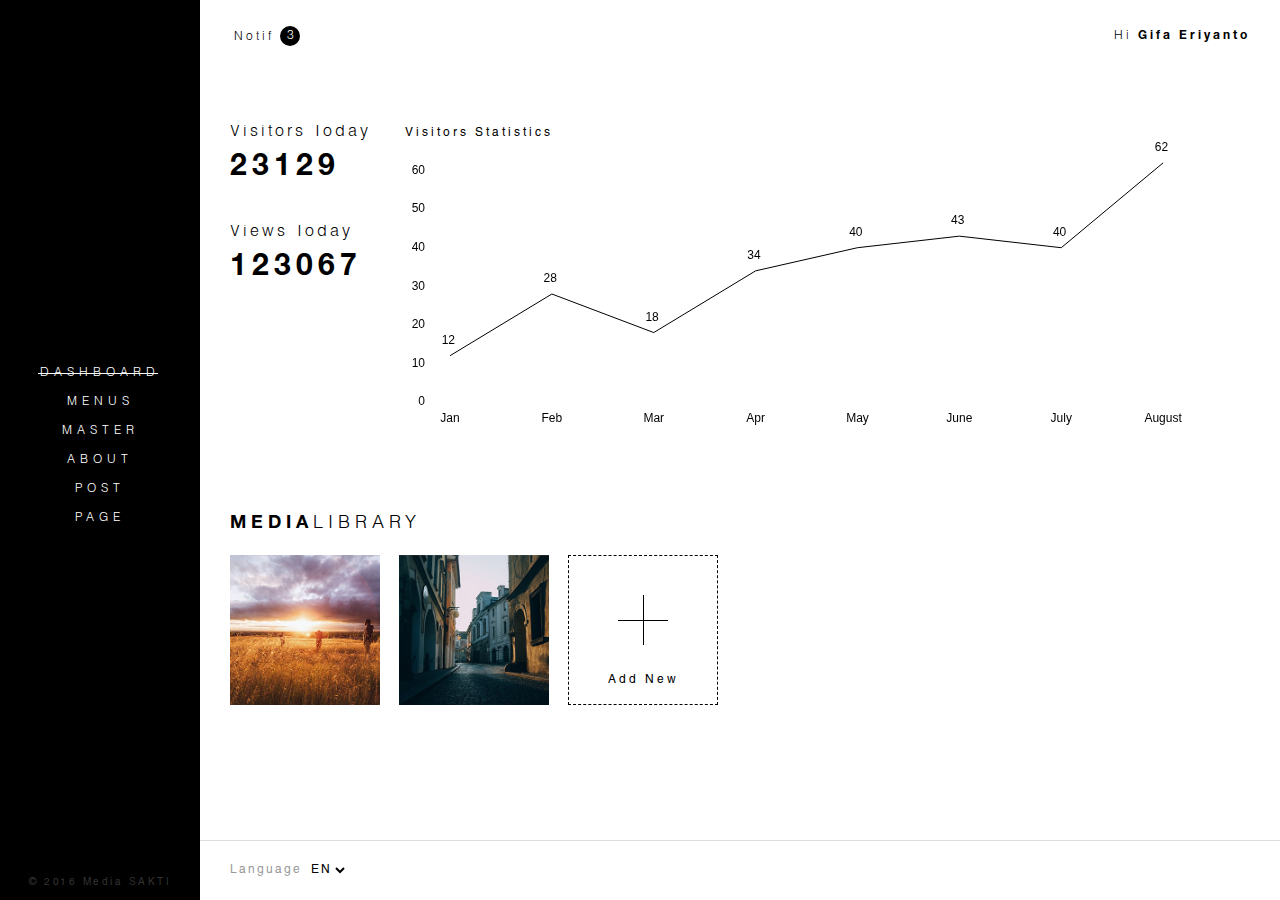
<file: index.html>
<!DOCTYPE html>
<html lang="en">
<head>
	<meta charset="UTF-8">
	<meta content="IE=edge" http-equiv="X-UA-Compatible">
	<meta content="initial-scale=1.0, maximum-scale=1.0, user-scalable=no, width=device-width" name="viewport">
	<title>Simple CMS</title>
	<link rel="stylesheet" href="assets/libs/dropzone/dropzone.css">
	<link rel="stylesheet" href="assets/libs/odometer/themes/odometer-theme-default.css">
	<link href="assets/css/simplecms.css" rel="stylesheet">
	<link rel="stylesheet" href="https://maxcdn.bootstrapcdn.com/font-awesome/4.5.0/css/font-awesome.min.css">
</head>
<body>

	<div class="page-loader">
		<div class="loading">Please Waiting</div>
	</div>

	<header>
		<ul class="menu">
			<li class="actived"><a href="index.html" lang-id="Dasbor">Dashboard</a></li>
			<li><a href="menu.html" lang-id="Menu">Menus</a></li>
			<li><a href="master.html" lang-id="Master">Master</a></li>
			<li><a href="about.html" lang-id="Profil">About</a></li>
			<li><a href="post.html" lang-id="Artikel">Post</a></li>
			<li><a href="page.html" lang-id="Halaman">Page</a></li>
		</ul>

		<div class="copyright">
			&copy; 2016 Media SAKTI
		</div>
	</header>

	<section class="main">
		<nav>
			<ul class="menu">
				<li>
					<a href="#" class="toggle"></a>
				</li>
				<li class="dropdown"><a href="#"><span lang-id="Notif">Notif</span> <span class="badge">3</span></a>
					<ul class="big">
						<li><a href="#">Lorem ipsum dolor sit amet.</a></li>
						<li><a href="#">Esse odio quae quis, voluptatum numquam, in.</a></li>
						<li><a href="notification.html" lang-id="Lihat Semua">See More</a></li>
					</ul>
				</li>
			</ul>
			<ul class="menu right">
				<li class="dropdown dropdown-right"><a href="#">Hi <b class="name">Gifa <span class="last">Eriyanto</span></b></a>
					<ul>
						<li><a href="account.html" lang-id="Pengaturan Akun">Account Setting</a></li>
						<li><a href="login.html" lang-id="Keluar">Logout</a></li>
					</ul>
				</li>
			</ul>
		</nav>

		<div class="content">
			<section class="row">
				<div class="col-md-3 col-lg-2">
					<div class="tile">
						<h3 class="title" lang-id="Pengunjung Hari Ini">Visitors Today</h3>
						<div id="visitors" class="count odometer">23129</div>
					</div>

					<div class="tile">
						<h3 class="title" lang-id="Dilihat Hari Ini">Views Today</h3>
						<div id="views" class="count odometer">123067</div>
					</div>
				</div>

				<div class="col-md-9 col-lg-10 graph">
					<p class="tag" lang-id="Statistik Pengunjung">Visitors Statistics</p>
					<canvas id="graph" height="300"></canvas> 
				</div>
			</section>

			<br>
			<br>
			<br>

			<section class="row media">
				<div class="col-md-12">
					<h2 class="title" lang-id="<b>Pustaka</b>Media"><b>Media</b>Library</h2>

					<ul class="images">
						<li>
							<a href="gallery-detail.html"><div class="image" style="background-image: url(assets/img/media/1.jpg);"></div></a>
						</li>
						<li>
							<a href="gallery-detail.html"><div class="image" style="background-image: url(assets/img/media/2.jpg);"></div></a>
						</li>
						<li>
							<a href="#" data-toggle="modal" data-target="#media">
								<div class="image new">
									<div class="plus"></div>
									<span lang-id="Tambah">Add New</span>
								</div>
							</a>
						</li>
					</ul>
				</div>
			</section>
		</div>

		<footer>
			<ul>
				<li>
					<span lang-id="Bahasa">Language</span>
					<select name="lang" id="lang">
						<option value="EN">EN</option>
						<option value="ID">ID</option>
					</select>
				</li>
			</ul>
		</footer>
	</section>

	<div class="modal fade" id="media" tabindex="-1" role="dialog" aria-labelledby="myModalLabel">
		<div class="modal-dialog" role="document">
			<div class="modal-content">
				
				<div class="modal-header">
					<h4 class="modal-title" id="myModalLabel" lang-id="<b>Media</b> Baru"><b>New</b>Media</h4>
				</div>
				
				<div class="modal-body">
					<form action="/file-upload" class="dropzone" id="my-awesome-dropzone"></form>
				</div>

			</div>
		</div>
	</div>



	<!-- js for doc -->
	<script src="assets/js/simplecms.js"></script>
	<script src="assets/js/lang.js"></script>
	<script src="assets/libs/dropzone/dropzone.js"></script>
	<script src="assets/libs/odometer/odometer.js"></script>
	<script>
		window.odometerOptions = {
			auto: false, // Don't automatically initialize everything with class 'odometer'
			selector: '.odometer', // Change the selector used to automatically find things to be animated
			duration: 500, // Change how long the javascript expects the CSS animation to take
		};
		setTimeout(function(){
			visitors.innerHTML = 55456;
			views.innerHTML = 123139;
		}, 1000);


		// Chart
		var data = { values:[
			{ X: "Jan", Y: 12 },
			{ X: "Feb", Y: 28 },
			{ X: "Mar", Y: 18 },
			{ X: "Apr", Y: 34 },
			{ X: "May", Y: 40 },
			{ X: "June", Y: 43 },
			{ X: "July", Y: 40 },
			{ X: "August", Y: 62 },
		]};
		
		chart(".graph", "#graph");
	</script>
</body>
</html>
</file>
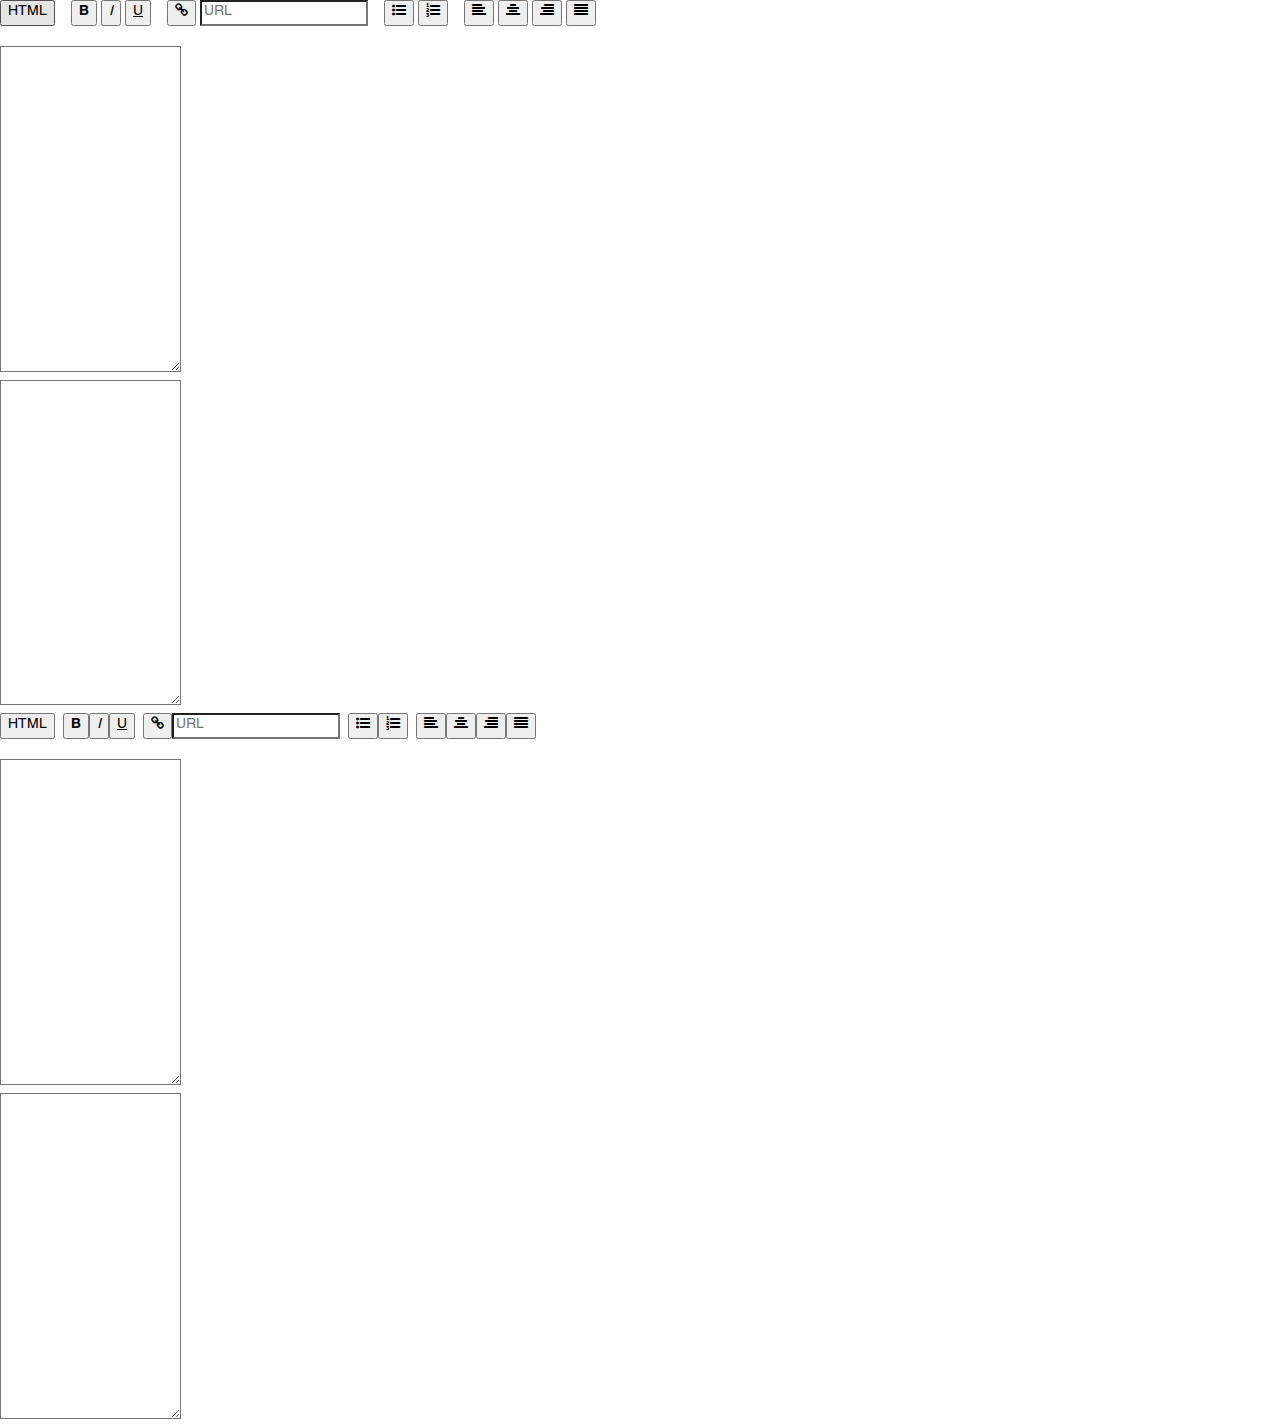
<file: BU editor.html>
<!DOCTYPE html>
<html lang="en">
<head>
	<meta charset="UTF-8">
	<meta content="IE=edge" http-equiv="X-UA-Compatible">
	<meta content="initial-scale=1.0, maximum-scale=1.0, user-scalable=no, width=device-width" name="viewport">
	<title>Simple CMS</title>
	<link rel="stylesheet" href="assets/libs/dropzone/dropzone.css">
	<link rel="stylesheet" href="assets/libs/odometer/themes/odometer-theme-default.css">
	<link href="assets/css/simplecms.css" rel="stylesheet">
	<link rel="stylesheet" href="https://maxcdn.bootstrapcdn.com/font-awesome/4.5.0/css/font-awesome.min.css">
</head>
<body>

	
	<div class="editor">
		<div class="control">
			<button type="button" data-control="html">HTML</button>
			&nbsp;&nbsp;
			<button type="button" data-control="bold"><b>B</b></button>
			<button type="button" data-control="italic"><i>I</i></button>
			<button type="button" data-control="underline"><u>U</u></button>
			&nbsp;&nbsp;
			<button type="button" data-control="link"><i class="fa fa-link"></i></button>
			<input type="text" name="link" placeholder="URL">
			&nbsp;&nbsp;
			<button type="button" data-control="list-ul"><i class="fa fa-list-ul"></i></button>
			<button type="button" data-control="list-ol"><i class="fa fa-list-ol"></i></button>
			&nbsp;&nbsp;
			<button type="button" data-control="align-left"><i class="fa fa-align-left"></i></button>
			<button type="button" data-control="align-center"><i class="fa fa-align-center"></i></button>
			<button type="button" data-control="align-right"><i class="fa fa-align-right"></i></button>
			<button type="button" data-control="align-justify"><i class="fa fa-align-justify"></i></button>
		</div>

		<div class="editable form-input"></div>
	</div>



	<!-- js for doc -->
	<script src="assets/js/simplecms.js"></script>
	<script src="assets/js/lang.js"></script>
</body>
</html>
</file>
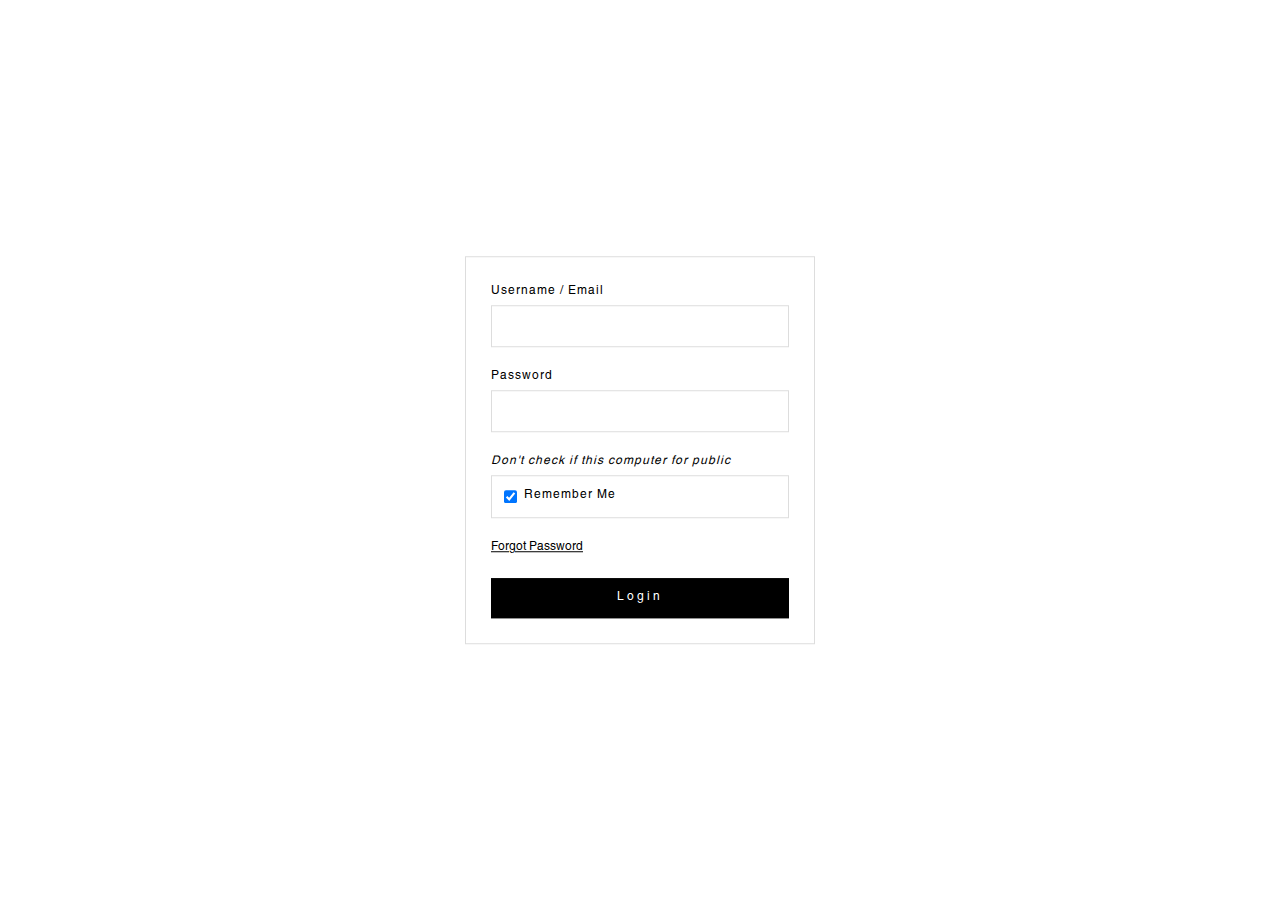
<file: login.html>
<!DOCTYPE html>
<html lang="en">
<head>
	<meta charset="UTF-8">
	<meta content="IE=edge" http-equiv="X-UA-Compatible">
	<meta content="initial-scale=1.0, maximum-scale=1.0, user-scalable=no, width=device-width" name="viewport">
	<title>Simple CMS</title>
	<link rel="stylesheet" href="assets/libs/dropzone/dropzone.css">
	<link rel="stylesheet" href="assets/libs/odometer/themes/odometer-theme-default.css">
	<link href="assets/css/simplecms.css" rel="stylesheet">
	<link rel="stylesheet" href="https://maxcdn.bootstrapcdn.com/font-awesome/4.5.0/css/font-awesome.min.css">
</head>
<body>

	<div class="page-loader">
		<div class="loading">Please Waiting</div>
	</div>

	<section class="login">
		<form action="index.html" class="form-custom row">
			<div class="col-md-12">
				<div class="form-group">
					<label class="form-label" for="" lang-id="Nama pengguna / Alamat Email">Username / Email</label>
					<input type="text" class="form-input">
				</div>
				<div class="form-group">
					<label class="form-label" for="" lang-id="Kata Sandi">Password</label>
					<input type="password" class="form-input">
				</div>
				<div class="form-group">
					<label class="form-label" for="" lang-id="Tetap Masuk"><i>Don't check if this computer for public</i></label>
					<div class="checkbox">
						<input type="checkbox" class="form-input" id="comment" checked>
						<label class="form-label" for="comment" lang-id="Tetap Masuk">Remember Me</label>
					</div>
				</div>
				<div class="form-group">
					<a href="">Forgot Password</a>
				</div>
				
				<button class="btn-custom" lang-id="Masuk">Login</button>
			</div>
		</form>
	</section>

	<!-- js for doc -->
	<script src="assets/js/simplecms.js"></script>
	<script src="assets/js/lang.js"></script>
</body>
</html>
</file>
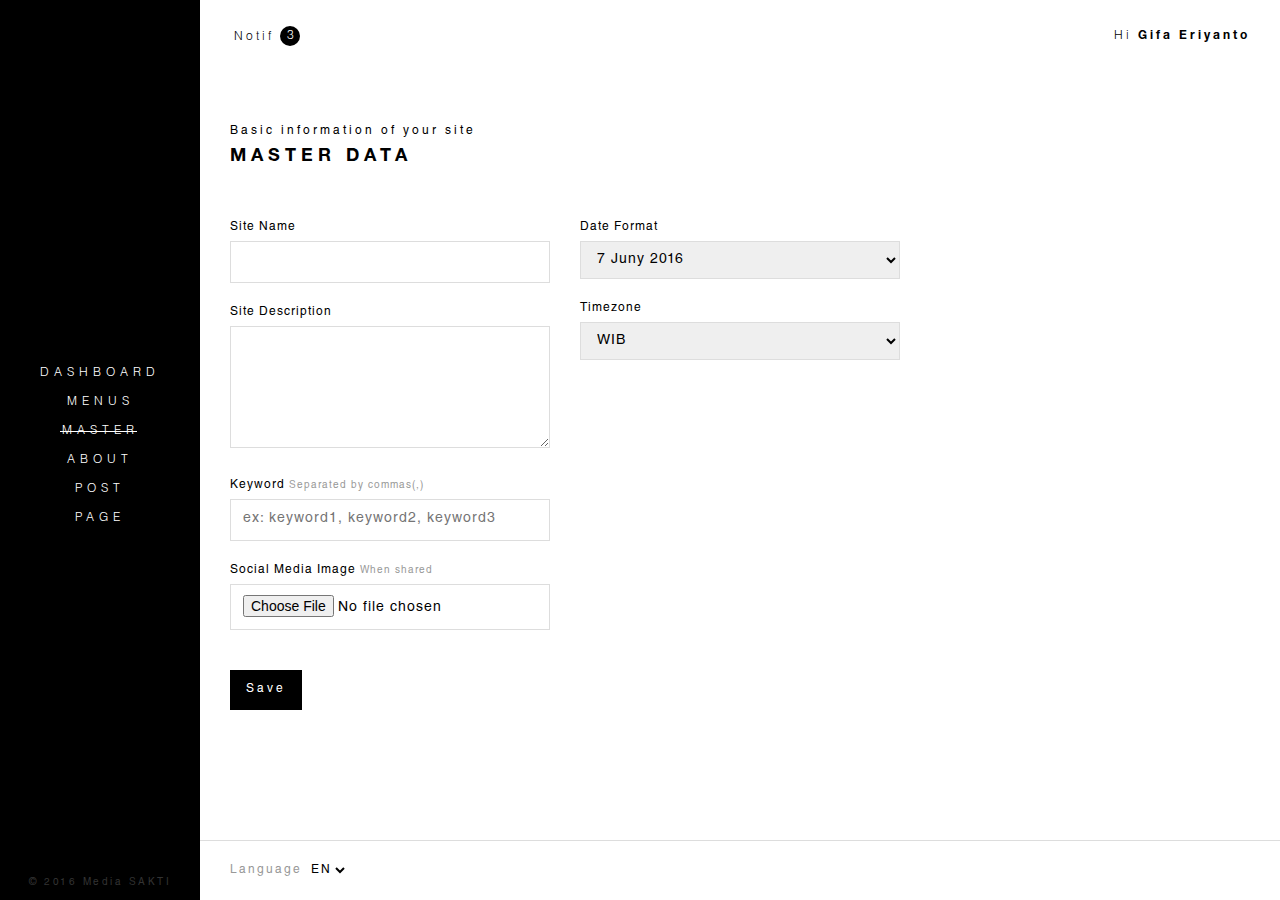
<file: master.html>
<!DOCTYPE html>
<html lang="en">
<head>
	<meta charset="UTF-8">
	<meta content="IE=edge" http-equiv="X-UA-Compatible">
	<meta content="initial-scale=1.0, maximum-scale=1.0, user-scalable=no, width=device-width" name="viewport">
	<title>Simple CMS</title>
	<link href="assets/css/simplecms.css" rel="stylesheet">
	<link rel="stylesheet" href="https://maxcdn.bootstrapcdn.com/font-awesome/4.5.0/css/font-awesome.min.css">
</head>
<body>

	<div class="page-loader">
		<div class="loading">Please Waiting</div>
	</div>

	<header>
		<ul class="menu">
			<li><a href="index.html" lang-id="Dasbor">Dashboard</a></li>
			<li><a href="menu.html" lang-id="Menu">Menus</a></li>
			<li class="actived"><a href="master.html" lang-id="Master">Master</a></li>
			<li><a href="about.html" lang-id="Profil">About</a></li>
			<li><a href="post.html" lang-id="Artikel">Post</a></li>
			<li><a href="page.html" lang-id="Halaman">Page</a></li>
		</ul>

		<div class="copyright">
			&copy; 2016 Media SAKTI
		</div>
	</header>

	<section class="main">
		<nav>
			<ul class="menu">
				<li>
					<a href="#" class="toggle"></a>
				</li>
				<li class="dropdown"><a href="#"><span lang-id="Notif">Notif</span> <span class="badge">3</span></a>
					<ul class="big">
						<li><a href="#">Lorem ipsum dolor sit amet.</a></li>
						<li><a href="#">Esse odio quae quis, voluptatum numquam, in.</a></li>
						<li><a href="notification.html" lang-id="Lihat Semua">See More</a></li>
					</ul>
				</li>
			</ul>
			<ul class="menu right">
				<li class="dropdown dropdown-right"><a href="#">Hi <b class="name">Gifa <span class="last">Eriyanto</span></b></a>
					<ul>
						<li><a href="account.html" lang-id="Pengaturan Akun">Account Setting</a></li>
						<li><a href="login.html" lang-id="Keluar">Logout</a></li>
					</ul>
				</li>
			</ul>
		</nav>

		<div class="content">
			<section class="row">
				<div class="col-md-12">
					<div class="panel-custom">
						<div class="panel-head">
							<h3 class="tag" lang-id="Informasi dasar situs Anda">Basic information of your site</h3>
							<h2 class="title">Master Data</h2>
						</div>
					</div>
				</div>
			</section>

			<section class="row">
				<form action="" class="form-custom">
					<div class="col-md-4">
						<div class="form-group">
							<label class="form-label" for="" lang-id="Nama Situs">Site Name</label>
							<input type="text" class="form-input">
						</div>

						<div class="form-group">
							<label class="form-label" for="" lang-id="Deskripsi Situs">Site Description</label>
							<textarea rows="5" class="form-input"></textarea>
						</div>

						<div class="form-group">
							<label class="form-label" for="" lang-id="Kata Kunci <span class='caption'>Pisahkan dengan koma(,)</span>">Keyword <span class="caption">Separated by commas(,)</span></label>
							<input type="text" class="form-input" placeholder="ex: keyword1, keyword2, keyword3">
						</div>

						<div class="form-group">
							<label class="form-label" for="" lang-id="Gambar Media Sosial <span class='caption'>Ketika dibagikan</span>">Social Media Image <span class="caption">When shared</span></label>
							<input type="file" class="form-input" id="img" accept="image/*">
							<label for="img" id="img-preview"></label>
						</div>
					</div>

					<div class="col-md-4">
						<div class="form-group">
							<label class="form-label" for="" lang-id="Format Tanggal">Date Format</label>
							<select class="form-input">
								<option value="dd M yyyy" lang-id="7 Juni 2016">7 Juny 2016</option>
								<option value="yyyy-mm-dd">2016-6-7</option>
								<option value="dd-mm-yyyy">7-6-2016</option>
							</select>
						</div>

						<div class="form-group">
							<label class="form-label" for="" lang-id="Zona Waktu">Timezone</label>
							<select class="form-input">
								<option value="WIB">WIB</option>
								<option value="WITA">WITA</option>
								<option value="WIT">WIT</option>
							</select>
						</div>
					</div>

					<div class="col-md-12">
						<button class="btn-custom" lang-id="Simpan">Save</button>
					</div>
				</form>
			</section>
		</div>

		<footer>
			<ul>
				<li>
					<span lang-id="Bahasa">Language</span>
					<select name="lang" id="lang">
						<option value="EN">EN</option>
						<option value="ID">ID</option>
					</select>
				</li>
			</ul>
		</footer>
	</section>



	<!-- js for doc -->
	<script src="assets/js/simplecms.js"></script>
	<script src="assets/js/lang.js"></script>
</body>
</html>
</file>
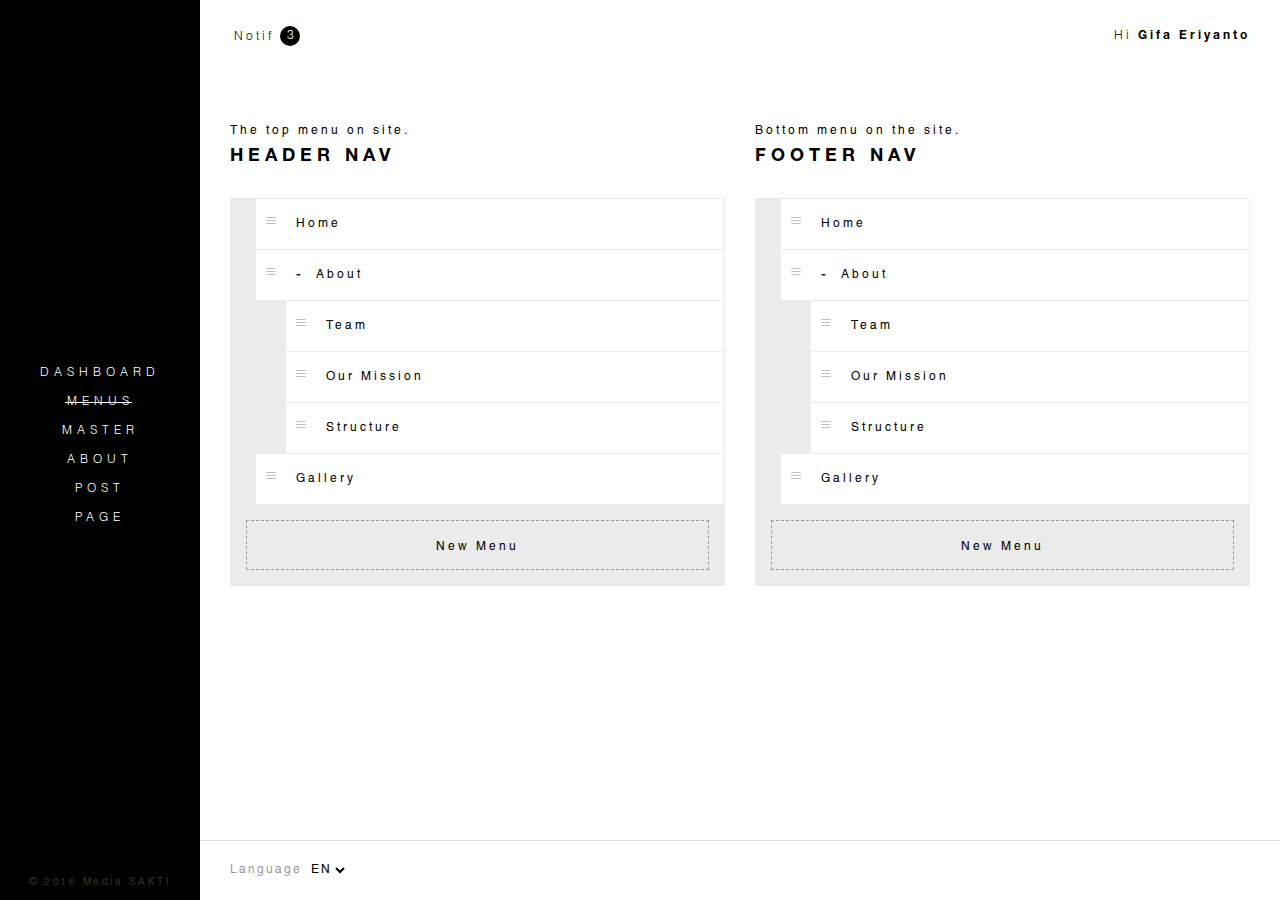
<file: menu.html>
<!DOCTYPE html>
<html lang="en">
<head>
	<meta charset="UTF-8">
	<meta content="IE=edge" http-equiv="X-UA-Compatible">
	<meta content="initial-scale=1.0, maximum-scale=1.0, user-scalable=no, width=device-width" name="viewport">
	<title>Simple CMS</title>
	<link href="assets/css/simplecms.css" rel="stylesheet">
	<link rel="stylesheet" href="https://maxcdn.bootstrapcdn.com/font-awesome/4.5.0/css/font-awesome.min.css">
</head>
<body>

	<div class="page-loader">
		<div class="loading">Please Waiting</div>
	</div>

	<header>
		<ul class="menu">
			<li><a href="index.html" lang-id="Dasbor">Dashboard</a></li>
			<li class="actived"><a href="menu.html" lang-id="Menu">Menus</a></li>
			<li><a href="master.html" lang-id="Master">Master</a></li>
			<li><a href="about.html" lang-id="Profil">About</a></li>
			<li><a href="post.html" lang-id="Artikel">Post</a></li>
			<li><a href="page.html" lang-id="Halaman">Page</a></li>
		</ul>

		<div class="copyright">
			&copy; 2016 Media SAKTI
		</div>
	</header>

	<section class="main">
		<nav>
			<ul class="menu">
				<li>
					<a href="#" class="toggle"></a>
				</li>
				<li class="dropdown"><a href="#"><span lang-id="Notif">Notif</span> <span class="badge">3</span></a>
					<ul class="big">
						<li><a href="#">Lorem ipsum dolor sit amet.</a></li>
						<li><a href="#">Esse odio quae quis, voluptatum numquam, in.</a></li>
						<li><a href="notification.html" lang-id="Lihat Semua">See More</a></li>
					</ul>
				</li>
			</ul>
			<ul class="menu right">
				<li class="dropdown dropdown-right"><a href="#">Hi <b class="name">Gifa <span class="last">Eriyanto</span></b></a>
					<ul>
						<li><a href="account.html" lang-id="Pengaturan Akun">Account Setting</a></li>
						<li><a href="login.html" lang-id="Keluar">Logout</a></li>
					</ul>
				</li>
			</ul>
		</nav>

		<div class="content">
			<section class="row">
				<div class="col-md-6">
					<div class="panel-custom">
						<div class="panel-head">
							<h3 class="tag" lang-id="Menu atas pada situs">The top menu on site.</h3>
							<h2 class="title">Header Nav</h2>
						</div>

						<div class="panel-body">
							<div class="dd" id="header">
								<ol class="dd-list">
									<li class="dd-item dd3-item" data-id="13">
										<div class="dd-handle dd3-handle"></div><div class="dd3-content">Home</div>
									</li>
									<li class="dd-item dd3-item" data-id="14">
										<div class="dd-handle dd3-handle"></div><div class="dd3-content">About</div>
										<ol class="dd-list">
											<li class="dd-item dd3-item" data-id="16">
												<div class="dd-handle dd3-handle"></div><div class="dd3-content">Team</div>
											</li>
											<li class="dd-item dd3-item" data-id="17">
												<div class="dd-handle dd3-handle"></div><div class="dd3-content">Our Mission</div>
											</li>
											<li class="dd-item dd3-item" data-id="18">
												<div class="dd-handle dd3-handle"></div><div class="dd3-content">Structure</div>
											</li>
										</ol>
									</li>
									<li class="dd-item dd3-item" data-id="15">
										<div class="dd-handle dd3-handle"></div><div class="dd3-content">Gallery</div>
									</li>
								</ol>

								<div class="dd-new">
									<button data-toggle="modal" data-target="#new-header" lang-id="Tambah Menu Baru">New Menu</button>
								</div>
							</div>
						</div>
					</div>
				</div>

				<div class="col-md-6">
					<div class="panel-custom">
						<div class="panel-head">
							<h3 class="tag" lang-id="Menu bawah pada situs">Bottom menu on the site.</h3>
							<h2 class="title">Footer Nav</h2>
						</div>

						<div class="panel-body">
							<div class="dd" id="footer">
								<ol class="dd-list">
									<li class="dd-item dd3-item" data-id="13">
										<div class="dd-handle dd3-handle"></div><div class="dd3-content">Home</div>
									</li>
									<li class="dd-item dd3-item" data-id="14">
										<div class="dd-handle dd3-handle"></div><div class="dd3-content">About</div>
										<ol class="dd-list">
											<li class="dd-item dd3-item" data-id="16">
												<div class="dd-handle dd3-handle"></div><div class="dd3-content">Team</div>
											</li>
											<li class="dd-item dd3-item" data-id="17">
												<div class="dd-handle dd3-handle"></div><div class="dd3-content">Our Mission</div>
											</li>
											<li class="dd-item dd3-item" data-id="18">
												<div class="dd-handle dd3-handle"></div><div class="dd3-content">Structure</div>
											</li>
										</ol>
									</li>
									<li class="dd-item dd3-item" data-id="15">
										<div class="dd-handle dd3-handle"></div><div class="dd3-content">Gallery</div>
									</li>
								</ol>

								<div class="dd-new">
									<button data-toggle="modal" data-target="#new-footer" lang-id="Tambah Menu Baru">New Menu</button>
								</div>
							</div>
						</div>
					</div>
				</div>
			</section>
		</div>

		<footer>
			<ul>
				<li>
					<span lang-id="Bahasa">Language</span>
					<select name="lang" id="lang">
						<option value="EN">EN</option>
						<option value="ID">ID</option>
					</select>
				</li>
			</ul>
		</footer>
	</section>


	<div class="modal fade" id="new-header" tabindex="-1" role="dialog" aria-labelledby="myModalLabel">
		<div class="modal-dialog" role="document">
			<div class="modal-content">
				
				<!-- <button type="button" class="close" data-dismiss="modal" aria-label="Close"><span aria-hidden="true">&times;</span></button> -->
				
				<div class="modal-header">
					<h4 class="modal-title" id="myModalLabel"><b lang-id="Menu Baru">New Menu</b> Header</h4>
					<br>
				</div>
				
				<div class="modal-body">
					<form action="" class="form-custom">
						<div class="form-group">
							<label for="" lang-id="Judul Menu">Menu Title</label>
							<input type="text" class="input-custom">
						</div>

						<div class="form-group">
							<label for="" lang-id="Tautan">Link</label>
							<input type="text" list="menu-header" class="input-custom" id="input-header"  oninput='header()'>
							<datalist id="menu-header" class="datalist">
								<option value="Home">/page/home</option>
								<option value="About">/page/about</option>
								<option value="Leader">/page/leader</option>
								<option value="Our Mission">/page/our-mission</option>
								<option value="Structur">/page/structur</option>
								<option value="Gallery">/page/gallery</option>
							</datalist>
						</div>

						<div class="form-group">
							<label for="">Sub Menu</label>
							<select class="input-custom">
								<option value="" lang-id="Bukan Sub Menu">Not Sub Menu</option>
								<option value="/page/home">Home</option>
								<option value="/page/about">About</option>
								<option value="/page/leader">Leader</option>
								<option value="/page/our-mission">Our Mission</option>
								<option value="/page/structur">Structur</option>
								<option value="/page/gallery">Gallery</option>
							</select>
						</div>

						<br>

						<button class="btn-custom pull-right" lang-id="Tambah Menu">Add Menu</button>

						<div class="clearfix"></div>
					</form>
				</div>

			</div>
		</div>
	</div>

	<div class="modal fade" id="new-footer" tabindex="-1" role="dialog" aria-labelledby="myModalLabel">
		<div class="modal-dialog" role="document">
			<div class="modal-content">
				
				<!-- <button type="button" class="close" data-dismiss="modal" aria-label="Close"><span aria-hidden="true">&times;</span></button> -->
				
				<div class="modal-header">
					<h4 class="modal-title" id="myModalLabel"><b lang-id="Menu Baru">New Menu</b> Footer</h4>
					<br>
				</div>
				
				<div class="modal-body">
					<form action="" class="form-custom">
						<div class="form-group">
							<label for="" lang-id="Judul Menu">Menu Title</label>
							<input type="text" class="input-custom">
						</div>

						<div class="form-group">
							<label for="" lang-id="Tautan">Link</label>
							<input type="text" list="menu-footer" class="input-custom" id="input-footer"  oninput='footer()'>
							<datalist id="menu-footer" class="datalist">
								<option value="Home">/page/home</option>
								<option value="About">/page/about</option>
								<option value="Leader">/page/leader</option>
								<option value="Our Mission">/page/our-mission</option>
								<option value="Structur">/page/structur</option>
								<option value="Gallery">/page/gallery</option>
							</datalist>
						</div>

						<div class="form-group">
							<label for="">Sub Menu</label>
							<select class="input-custom">
								<option value="" lang-id="Bukan Sub Menu">Not Sub Menu</option>
								<option value="/page/home">Home</option>
								<option value="/page/about">About</option>
								<option value="/page/leader">Leader</option>
								<option value="/page/our-mission">Our Mission</option>
								<option value="/page/structur">Structur</option>
								<option value="/page/gallery">Gallery</option>
							</select>
						</div>

						<br>

						<button class="btn-custom pull-right" lang-id="Tambah Menu">Add Menu</button>

						<div class="clearfix"></div>
					</form>
				</div>

			</div>
		</div>
	</div>



	<!-- js for doc -->
	<script src="assets/js/simplecms.js"></script>
	<script src="assets/js/lang.js"></script>
	<script src="assets/libs/nestable/jquery.nestable.js"></script>
	<link rel="stylesheet" href="assets/libs/nestable/jquery.nestable.css">
	<script>

		$(document).ready(function()
		{

			$('#nestable-menu').on('click', function(e)
			{
				var target = $(e.target),
					action = target.data('action');
				if (action === 'expand-all') {
					$('.dd').nestable('expandAll');
				}
				if (action === 'collapse-all') {
					$('.dd').nestable('collapseAll');
				}
			});

			$('#header, #footer').nestable();


		});

		function header() {
			var val = document.getElementById("input-header").value;
			var opts = document.getElementById('menu-header').childNodes;
			
			for (var i = 0; i < opts.length; i++) {
				if (opts[i].value === val) {
					// An item was selected from the list!
					// yourCallbackHere()
					$("#input-header").val(opts[i].text);
					break;
				}
			}
		}

		function footer() {
			var val = document.getElementById("input-footer").value;
			var opts = document.getElementById('menu-footer').childNodes;
			
			for (var i = 0; i < opts.length; i++) {
				if (opts[i].value === val) {
					// An item was selected from the list!
					// yourCallbackHere()
					$("#input-footer").val(opts[i].text);
					break;
				}
			}
		}
	</script>
</body>
</html>
</file>
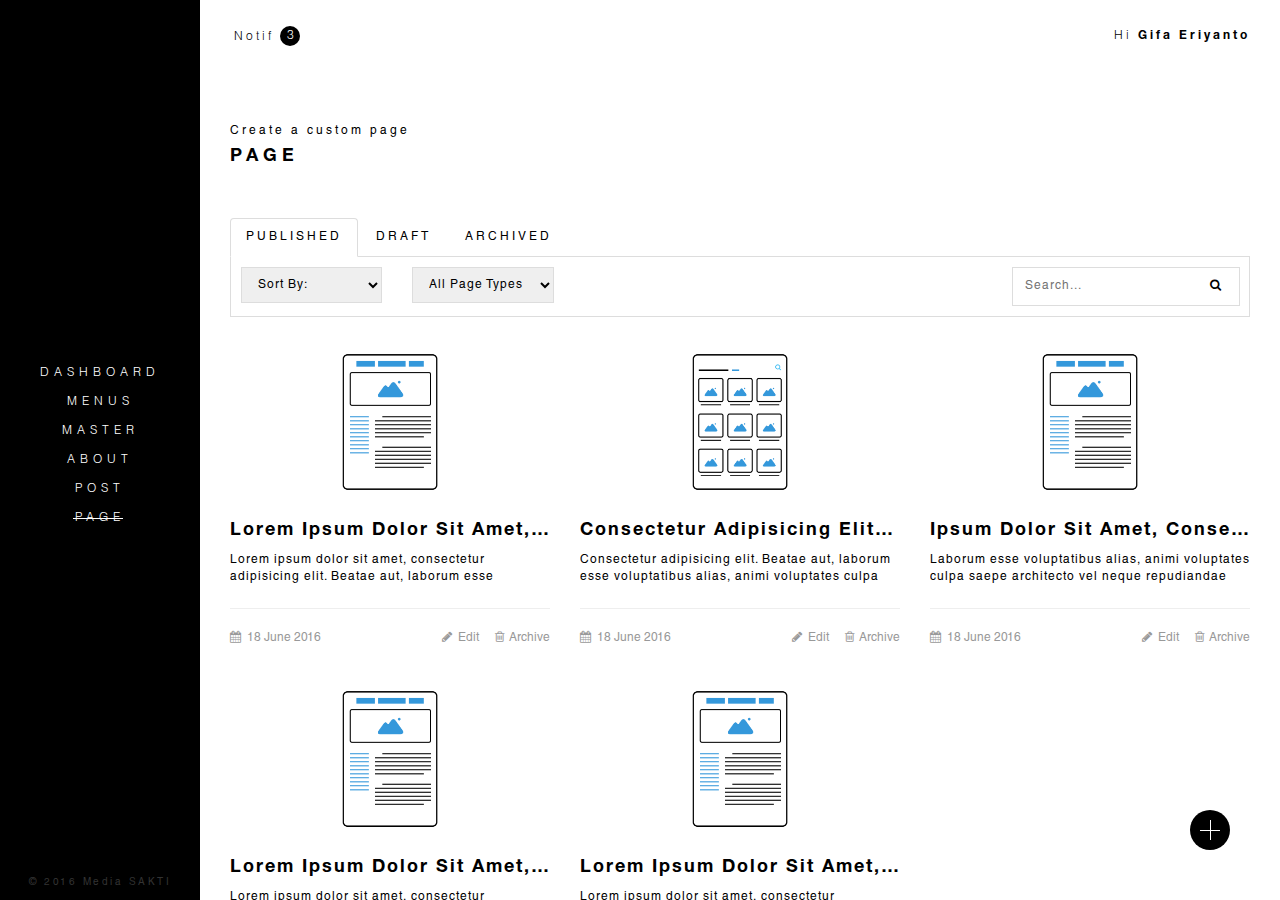
<file: page.html>
<!DOCTYPE html>
<html lang="en">
<head>
	<meta charset="UTF-8">
	<meta content="IE=edge" http-equiv="X-UA-Compatible">
	<meta content="initial-scale=1.0, maximum-scale=1.0, user-scalable=no, width=device-width" name="viewport">
	<title>Simple CMS</title>
	<link href="assets/css/simplecms.css" rel="stylesheet">
	<link rel="stylesheet" href="https://maxcdn.bootstrapcdn.com/font-awesome/4.5.0/css/font-awesome.min.css">
</head>
<body>

	<div class="page-loader">
		<div class="loading">Please Waiting</div>
	</div>

	<header>
		<ul class="menu">
			<li><a href="index.html" lang-id="Dasbor">Dashboard</a></li>
			<li><a href="menu.html" lang-id="Menu">Menus</a></li>
			<li><a href="master.html" lang-id="Master">Master</a></li>
			<li><a href="about.html" lang-id="Profil">About</a></li>
			<li><a href="post.html" lang-id="Artikel">Post</a></li>
			<li class="actived"><a href="page.html" lang-id="Halaman">Page</a></li>
		</ul>

		<div class="copyright">
			&copy; 2016 Media SAKTI
		</div>
	</header>

	<section class="main">
		<nav>
			<ul class="menu">
				<li>
					<a href="#" class="toggle"></a>
				</li>
				<li class="dropdown"><a href="#"><span lang-id="Notif">Notif</span> <span class="badge">3</span></a>
					<ul class="big">
						<li><a href="#">Lorem ipsum dolor sit amet.</a></li>
						<li><a href="#">Esse odio quae quis, voluptatum numquam, in.</a></li>
						<li><a href="notification.html" lang-id="Lihat Semua">See More</a></li>
					</ul>
				</li>
			</ul>
			<ul class="menu right">
				<li class="dropdown dropdown-right"><a href="#">Hi <b class="name">Gifa <span class="last">Eriyanto</span></b></a>
					<ul>
						<li><a href="account.html" lang-id="Pengaturan Akun">Account Setting</a></li>
						<li><a href="login.html" lang-id="Keluar">Logout</a></li>
					</ul>
				</li>
			</ul>
		</nav>

		<div class="content">
			<section class="row">
				<div class="col-md-12">
					<div class="panel-custom">
						<div class="panel-head">
							<h3 class="tag" lang-id="Buat halaman khusus">Create a custom page</h3>
							<h2 class="title" lang-id="Halaman">Page</h2>

							<a href="page-add.html" class="btn-new"><div class="plus"></div></a>
						</div>
					</div>
				</div>
			</section>

			<ul class="nav nav-tabs nav-tabs-custom" role="tablist">
				<li role="presentation" class="active"><a href="#published" aria-controls="published" role="tab" data-toggle="tab" lang-id="Terpublikasi">Published</a></li>
				<li role="presentation"><a href="#draft" aria-controls="draft" role="tab" data-toggle="tab" lang-id="Draf">Draft</a></li>
				<li role="presentation"><a href="#archived" aria-controls="archived" role="tab" data-toggle="tab" lang-id="Diarsipkan">Archived</a></li>
			</ul>

			<div class="filter">
				<form action="" class="row form-custom">
					<div class="col-md-2 col-sm-4">
						<select name="" class="form-input">
							<option value="" lang-id="Urutkan berdasarkan:">Sort By:</option>
						</select>
					</div>
					<div class="col-md-2 col-sm-4">
						<select name="" class="form-input" id="page-type">
							<option value="" lang-id="Semua Jenis Halaman">All Page Types</option>
							<option value="single" lang-id="Halaman Tunggal">Single page</option>
							<option value="gallery" lang-id="Halaman Galeri">Gallery Page</option>
							<!-- <option value="contact" lang-id="Halaman Kontak">Contact Page</option> -->
						</select>
					</div>
					<div class="col-md-offset-5 col-md-3 col-sm-4">
						<div class="input-group">
							<input type="text" class="form-input" placeholder="Search...">
							<span class="input-group-btn">
								<button class="btn-custom" type="button"><i class="fa fa-search"></i></button>
							</span>
						</div>
					</div>
				</form>
			</div>

			<!-- Tab panes -->
			<section class="row blog tab-content">
				<div role="tabpanel" class="tab-pane active" id="published">
					<article class="col-md-4" data-type="single">
						<div class="text-center">
							<img src="assets/img/page/single-page.png" width="50%">
						</div>
						<h1 class="title"><a href="#" data-toggle="modal" data-target="#blog" onclick="modalAjax(this)">Lorem ipsum dolor sit amet, consectetur adipisicing elit. Ad.</a></h1>
						<div class="desc">
							<p>Lorem ipsum dolor sit amet, consectetur adipisicing elit. Beatae aut, laborum esse voluptatibus alias, animi voluptates culpa saepe architecto vel neque repudiandae repellendus illo. Officiis sit quae sunt eum error.</p>
							<p>Consectetur adipisicing elit. Corporis, ducimus animi laboriosam nesciunt voluptas. Sint fuga nostrum laboriosam assumenda. Eum soluta pariatur, ipsum voluptas repellat quisquam, non sint nisi, ut consequatur dolor at adipisci hic ratione omnis ex ipsa ea.</p>
						</div>
						<hr>
						<span class="meta" lang-id="<i class='fa fa-calendar'></i>&nbsp; 18 Juni 2016"><i class="fa fa-calendar"></i>&nbsp; 18 June 2016</span>
						
						<div class="pull-right">
							<span class="meta"><a href="page-add.html" lang-id="<i class='fa fa-pencil'></i>&nbsp; Sunting"><i class="fa fa-pencil"></i>&nbsp; Edit</a></span>&nbsp;&nbsp;&nbsp;
							<span class="meta"><a href="#" data-toggle="modal" data-target="#arsip" data-id="1" lang-id="<i class='fa fa-trash-o'></i>&nbsp; Arsipkan"><i class="fa fa-trash-o"></i>&nbsp; Archive</a></span>
						</div>
					</article>

					<article class="col-md-4" data-type="gallery">
						<div class="text-center">
							<img src="assets/img/page/gallery-page.png" width="50%">
						</div>
						<h1 class="title"><a href="#" data-toggle="modal" data-target="#blog" onclick="modalAjax(this)">Consectetur adipisicing elit. Ad.</a></h1>
						<div class="desc">Consectetur adipisicing elit. Beatae aut, laborum esse voluptatibus alias, animi voluptates culpa saepe architecto vel neque repudiandae repellendus illo. Officiis sit quae sunt eum error.</div>
						<hr>
						<span class="meta" lang-id="<i class='fa fa-calendar'></i>&nbsp; 18 Juni 2016"><i class="fa fa-calendar"></i>&nbsp; 18 June 2016</span>
						
						<div class="pull-right">
							<span class="meta"><a href="page-add.html" lang-id="<i class='fa fa-pencil'></i>&nbsp; Sunting"><i class="fa fa-pencil"></i>&nbsp; Edit</a></span>&nbsp;&nbsp;&nbsp;
							<span class="meta"><a href="#" data-toggle="modal" data-target="#arsip" data-id="2" lang-id="<i class='fa fa-trash-o'></i>&nbsp; Arsipkan"><i class="fa fa-trash-o"></i>&nbsp; Archive</a></span>
						</div>
					</article>

					<!-- <article class="col-md-4" data-type="contact">
						<div class="text-center">
							<img src="assets/img/page/contact-page.png" width="50%">
						</div>
						<h1 class="title"><a href="#" data-toggle="modal" data-target="#blog" onclick="modalAjax(this)">Adipisicing elit. Ad.</a></h1>
						<div class="desc">Beatae aut, laborum esse voluptatibus alias, animi voluptates culpa saepe architecto vel neque repudiandae repellendus illo. Officiis sit quae sunt eum error.</div>
						<hr>
						<span class="meta" lang-id="<i class='fa fa-calendar'></i>&nbsp; 18 Juni 2016"><i class="fa fa-calendar"></i>&nbsp; 18 June 2016</span>
						
						<div class="pull-right">
							<span class="meta"><a href="page-add.html" lang-id="<i class='fa fa-pencil'></i>&nbsp; Sunting"><i class="fa fa-pencil"></i>&nbsp; Edit</a></span>&nbsp;&nbsp;&nbsp;
							<span class="meta"><a href="#" data-toggle="modal" data-target="#arsip" data-id="3" lang-id="<i class='fa fa-trash-o'></i>&nbsp; Arsipkan"><i class="fa fa-trash-o"></i>&nbsp; Archive</a></span>
						</div>
					</article> -->

					<article class="col-md-4" data-type="single">
						<div class="text-center">
							<img src="assets/img/page/single-page.png" width="50%">
						</div>
						<h1 class="title"><a href="#" data-toggle="modal" data-target="#blog" onclick="modalAjax(this)">Ipsum dolor sit amet, consectetur adipisicing elit. Ad.</a></h1>
						<div class="desc">Laborum esse voluptatibus alias, animi voluptates culpa saepe architecto vel neque repudiandae repellendus illo. Officiis sit quae sunt eum error.</div>
						<hr>
						<span class="meta" lang-id="<i class='fa fa-calendar'></i>&nbsp; 18 Juni 2016"><i class="fa fa-calendar"></i>&nbsp; 18 June 2016</span>
						
						<div class="pull-right">
							<span class="meta"><a href="page-add.html" lang-id="<i class='fa fa-pencil'></i>&nbsp; Sunting"><i class="fa fa-pencil"></i>&nbsp; Edit</a></span>&nbsp;&nbsp;&nbsp;
							<span class="meta"><a href="#" data-toggle="modal" data-target="#arsip" data-id="4" lang-id="<i class='fa fa-trash-o'></i>&nbsp; Arsipkan"><i class="fa fa-trash-o"></i>&nbsp; Archive</a></span>
						</div>
					</article>

					<article class="col-md-4" data-type="single">
						<div class="text-center">
							<img src="assets/img/page/single-page.png" width="50%">
						</div>
						<h1 class="title"><a href="#" data-toggle="modal" data-target="#blog" onclick="modalAjax(this)">Lorem ipsum dolor sit amet, consectetur adipisicing elit. Ad.</a></h1>
						<div class="desc">Lorem ipsum dolor sit amet, consectetur adipisicing elit. Beatae aut, laborum esse voluptatibus alias, animi voluptates culpa saepe architecto vel neque repudiandae repellendus illo. Officiis sit quae sunt eum error.</div>
						<hr>
						<span class="meta" lang-id="<i class='fa fa-calendar'></i>&nbsp; 18 Juni 2016"><i class="fa fa-calendar"></i>&nbsp; 18 June 2016</span>
						
						<div class="pull-right">
							<span class="meta"><a href="page-add.html" lang-id="<i class='fa fa-pencil'></i>&nbsp; Sunting"><i class="fa fa-pencil"></i>&nbsp; Edit</a></span>&nbsp;&nbsp;&nbsp;
							<span class="meta"><a href="#" data-toggle="modal" data-target="#arsip" data-id="5" lang-id="<i class='fa fa-trash-o'></i>&nbsp; Arsipkan"><i class="fa fa-trash-o"></i>&nbsp; Archive</a></span>
						</div>
					</article>

					<article class="col-md-4" data-type="single">
						<div class="text-center">
							<img src="assets/img/page/single-page.png" width="50%">
						</div>
						<h1 class="title"><a href="#" data-toggle="modal" data-target="#blog" onclick="modalAjax(this)">Lorem ipsum dolor sit amet, consectetur adipisicing elit. Ad.</a></h1>
						<div class="desc">Lorem ipsum dolor sit amet, consectetur adipisicing elit. Beatae aut, laborum esse voluptatibus alias, animi voluptates culpa saepe architecto vel neque repudiandae repellendus illo. Officiis sit quae sunt eum error.</div>
						<hr>
						<span class="meta" lang-id="<i class='fa fa-calendar'></i>&nbsp; 18 Juni 2016"><i class="fa fa-calendar"></i>&nbsp; 18 June 2016</span>
						
						<div class="pull-right">
							<span class="meta"><a href="page-add.html" lang-id="<i class='fa fa-pencil'></i>&nbsp; Sunting"><i class="fa fa-pencil"></i>&nbsp; Edit</a></span>&nbsp;&nbsp;&nbsp;
							<span class="meta"><a href="#" data-toggle="modal" data-target="#arsip" data-id="6" lang-id="<i class='fa fa-trash-o'></i>&nbsp; Arsipkan"><i class="fa fa-trash-o"></i>&nbsp; Archive</a></span>
						</div>
					</article>
				</div>


				<div role="tabpanel" class="tab-pane" id="draft">
					<article class="col-md-4" data-type="single">
						<div class="text-center">
							<img src="assets/img/page/single-page.png" width="50%">
						</div>
						<h1 class="title"><a href="#" data-toggle="modal" data-target="#blog" onclick="modalAjax(this)">Lorem ipsum dolor sit amet, consectetur adipisicing elit. Ad.</a></h1>
						<div class="desc">
							<p>Lorem ipsum dolor sit amet, consectetur adipisicing elit. Beatae aut, laborum esse voluptatibus alias, animi voluptates culpa saepe architecto vel neque repudiandae repellendus illo. Officiis sit quae sunt eum error.</p>
							<p>Consectetur adipisicing elit. Corporis, ducimus animi laboriosam nesciunt voluptas. Sint fuga nostrum laboriosam assumenda. Eum soluta pariatur, ipsum voluptas repellat quisquam, non sint nisi, ut consequatur dolor at adipisci hic ratione omnis ex ipsa ea.</p>
						</div>
						<hr>
						<span class="meta" lang-id="<i class='fa fa-floppy-o'></i>&nbsp; Hari ini 11:31 AM"><i class="fa fa-floppy-o"></i>&nbsp; Today 11:31 AM</span>
						
						<div class="pull-right">
							<span class="meta"><a href="page-add.html" lang-id="<i class='fa fa-pencil'></i>&nbsp; Sunting"><i class="fa fa-pencil"></i>&nbsp; Edit</a></span>&nbsp;&nbsp;&nbsp;
							<span class="meta"><a href="#" data-toggle="modal" data-target="#arsip" data-id="1" lang-id="<i class='fa fa-trash-o'></i>&nbsp; Arsipkan"><i class="fa fa-trash-o"></i>&nbsp; Archive</a></span>
						</div>
					</article>

					<article class="col-md-4" data-type="single">
						<div class="text-center">
							<img src="assets/img/page/single-page.png" width="50%">
						</div>
						<h1 class="title"><a href="#" data-toggle="modal" data-target="#blog" onclick="modalAjax(this)">Lorem ipsum dolor sit amet, consectetur adipisicing elit. Ad.</a></h1>
						<div class="desc">Lorem ipsum dolor sit amet, consectetur adipisicing elit. Beatae aut, laborum esse voluptatibus alias, animi voluptates culpa saepe architecto vel neque repudiandae repellendus illo. Officiis sit quae sunt eum error.</div>
						<hr>
						<span class="meta" lang-id="<i class='fa fa-floppy-o'></i>&nbsp; Hari ini 11:31 AM"><i class="fa fa-floppy-o"></i>&nbsp; Today 11:31 AM</span>
						
						<div class="pull-right">
							<span class="meta"><a href="page-add.html" lang-id="<i class='fa fa-pencil'></i>&nbsp; Sunting"><i class="fa fa-pencil"></i>&nbsp; Edit</a></span>&nbsp;&nbsp;&nbsp;
							<span class="meta"><a href="#" data-toggle="modal" data-target="#arsip" data-id="2" lang-id="<i class='fa fa-trash-o'></i>&nbsp; Arsipkan"><i class="fa fa-trash-o"></i>&nbsp; Archive</a></span>
						</div>
					</article>
				</div>


				<div role="tabpanel" class="tab-pane" id="archived">
					<article class="col-md-4" data-type="single">
						<div class="text-center">
							<img src="assets/img/page/single-page.png" width="50%">
						</div>
						<h1 class="title"><a href="#" data-toggle="modal" data-target="#blog" onclick="modalAjax(this)">Lorem ipsum dolor sit amet, consectetur adipisicing elit. Ad.</a></h1>
						<div class="desc">
							<p>Lorem ipsum dolor sit amet, consectetur adipisicing elit. Beatae aut, laborum esse voluptatibus alias, animi voluptates culpa saepe architecto vel neque repudiandae repellendus illo. Officiis sit quae sunt eum error.</p>
							<p>Consectetur adipisicing elit. Corporis, ducimus animi laboriosam nesciunt voluptas. Sint fuga nostrum laboriosam assumenda. Eum soluta pariatur, ipsum voluptas repellat quisquam, non sint nisi, ut consequatur dolor at adipisci hic ratione omnis ex ipsa ea.</p>
						</div>
						<hr>
						<span class="meta"><a href="#" lang-id="<i class='fa fa-reply'></i>&nbsp; Pindahkan ke Draf"><i class="fa fa-reply"></i>&nbsp; Move to Draft</a></span>
						
						<div class="pull-right">
							<span class="meta"><a href="#" data-toggle="modal" data-target="#hapus" data-id="2" lang-id="<i class='fa fa-trash-o'></i>&nbsp; Hapus"><i class="fa fa-trash-o"></i>&nbsp; Delete</a></span>
						</div>
					</article>

					<article class="col-md-4" data-type="single">
						<div class="text-center">
							<img src="assets/img/page/single-page.png" width="50%">
						</div>
						<h1 class="title"><a href="#" data-toggle="modal" data-target="#blog" onclick="modalAjax(this)">Lorem ipsum dolor sit amet, consectetur adipisicing elit. Ad.</a></h1>
						<div class="desc">Lorem ipsum dolor sit amet, consectetur adipisicing elit. Beatae aut, laborum esse voluptatibus alias, animi voluptates culpa saepe architecto vel neque repudiandae repellendus illo. Officiis sit quae sunt eum error.</div>
						<hr>
						<span class="meta"><a href="#" lang-id="<i class='fa fa-reply'></i>&nbsp; Pindahkan ke Draf"><i class="fa fa-reply"></i>&nbsp; Move to Draft</a></span>
						
						<div class="pull-right">
							<span class="meta"><a href="#" data-toggle="modal" data-target="#hapus" data-id="2" lang-id="<i class='fa fa-trash-o'></i>&nbsp; Hapus"><i class="fa fa-trash-o"></i>&nbsp; Delete</a></span>
						</div>
					</article>
				</div>
			</section>
		</div>

		<footer>
			<ul>
				<li>
					<span lang-id="Bahasa">Language</span>
					<select name="lang" id="lang">
						<option value="EN">EN</option>
						<option value="ID">ID</option>
					</select>
				</li>
			</ul>
		</footer>
	</section>

	<div class="modal fade" id="blog" tabindex="-1" role="dialog" aria-labelledby="myModalLabel">
		<div class="modal-dialog" role="document">
			<div class="modal-content">
				
				<div class="modal-header">
					<h4 class="modal-title" id="myModalLabel""></h4>
				</div>
				
				<div class="modal-body">
					<div class="modal-img"></div>
					<div class="modal-desc"></div>
				</div>

			</div>
		</div>
	</div>

	<div class="modal fade" id="arsip" tabindex="-1" role="dialog" aria-labelledby="myModalLabel">
		<div class="modal-dialog" role="document">
			<div class="modal-content">
				
				<div class="modal-header">
					<h4 class="modal-title" id="myModalLabel" lang-id="Arsipkan Artikel">Archive Page</h4>
				</div>
				
				<div class="modal-body text-center">
					<p lang-id="Apakah Anda ingin mengarsipkan halaman dengan judul <b id='title'></b>">Are you sure you want to archive <b id="title"></b></p>

					<br>

					<a href="" class="btn-custom" id="confirm">Ya</a>
					<a href="#" class="btn-custom white" data-dismiss="modal">Tidak</a>
				</div>

			</div>
		</div>
	</div>

	<div class="modal fade" id="hapus" tabindex="-1" role="dialog" aria-labelledby="myModalLabel">
		<div class="modal-dialog" role="document">
			<div class="modal-content">
				
				<div class="modal-header">
					<h4 class="modal-title" id="myModalLabel" lang-id="Hapus Artikel">Delete Page</h4>
				</div>
				
				<div class="modal-body text-center">
					<p lang-id="Apakah Anda ingin menghapus halaman dengan judul <b id='title'></b>">Are you sure you want to delete <b id="title"></b></p>

					<br>

					<a href="" class="btn-custom" id="confirm">Ya</a>
					<a href="#" class="btn-custom white" data-dismiss="modal">Tidak</a>
				</div>

			</div>
		</div>
	</div>



	<!-- js for doc -->
	<script src="assets/js/simplecms.js"></script>
	<script src="assets/js/lang.js"></script>
</body>
</html>
</file>
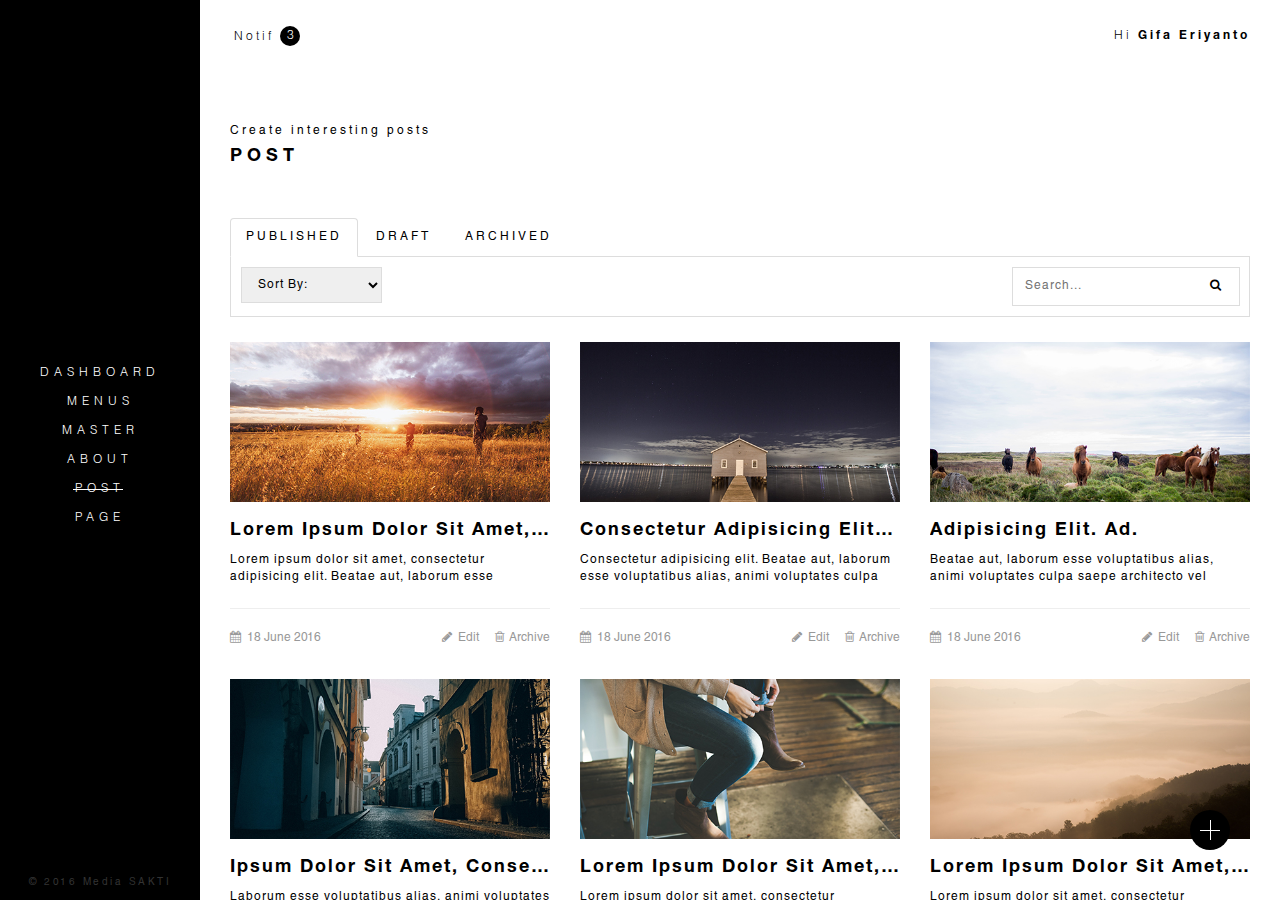
<file: post.html>
<!DOCTYPE html>
<html lang="en">
<head>
	<meta charset="UTF-8">
	<meta content="IE=edge" http-equiv="X-UA-Compatible">
	<meta content="initial-scale=1.0, maximum-scale=1.0, user-scalable=no, width=device-width" name="viewport">
	<title>Simple CMS</title>
	<link href="assets/css/simplecms.css" rel="stylesheet">
	<link rel="stylesheet" href="https://maxcdn.bootstrapcdn.com/font-awesome/4.5.0/css/font-awesome.min.css">
</head>
<body>

	<div class="page-loader">
		<div class="loading">Please Waiting</div>
	</div>

	<header>
		<ul class="menu">
			<li><a href="index.html" lang-id="Dasbor">Dashboard</a></li>
			<li><a href="menu.html" lang-id="Menu">Menus</a></li>
			<li><a href="master.html" lang-id="Master">Master</a></li>
			<li><a href="about.html" lang-id="Profil">About</a></li>
			<li class="actived"><a href="post.html" lang-id="Artikel">Post</a></li>
			<li><a href="page.html" lang-id="Halaman">Page</a></li>
		</ul>

		<div class="copyright">
			&copy; 2016 Media SAKTI
		</div>
	</header>

	<section class="main">
		<nav>
			<ul class="menu">
				<li>
					<a href="#" class="toggle"></a>
				</li>
				<li class="dropdown"><a href="#"><span lang-id="Notif">Notif</span> <span class="badge">3</span></a>
					<ul class="big">
						<li><a href="#">Lorem ipsum dolor sit amet.</a></li>
						<li><a href="#">Esse odio quae quis, voluptatum numquam, in.</a></li>
						<li><a href="notification.html" lang-id="Lihat Semua">See More</a></li>
					</ul>
				</li>
			</ul>
			<ul class="menu right">
				<li class="dropdown dropdown-right"><a href="#">Hi <b class="name">Gifa <span class="last">Eriyanto</span></b></a>
					<ul>
						<li><a href="account.html" lang-id="Pengaturan Akun">Account Setting</a></li>
						<li><a href="login.html" lang-id="Keluar">Logout</a></li>
					</ul>
				</li>
			</ul>
		</nav>

		<div class="content">
			<section class="row">
				<div class="col-md-12">
					<div class="panel-custom">
						<div class="panel-head">
							<h3 class="tag" lang-id="Buat tulisan menarik">Create interesting posts</h3>
							<h2 class="title" lang-id="Artikel">Post</h2>

							<a href="post-add.html" class="btn-new"><div class="plus"></div></a>
						</div>
					</div>
				</div>
			</section>

			<ul class="nav nav-tabs nav-tabs-custom" role="tablist">
				<li role="presentation" class="active"><a href="#published" aria-controls="published" role="tab" data-toggle="tab" lang-id="Terpublikasi">Published</a></li>
				<li role="presentation"><a href="#draft" aria-controls="draft" role="tab" data-toggle="tab" lang-id="Draf">Draft</a></li>
				<li role="presentation"><a href="#archived" aria-controls="archived" role="tab" data-toggle="tab" lang-id="Diarsipkan">Archived</a></li>
			</ul>

			<div class="filter">
				<form action="" class="row form-custom">
					<div class="col-md-2 col-sm-4">
						<select name="" class="form-input">
							<option value="" lang-id="Urutkan berdasarkan:">Sort By:</option>
						</select>
					</div>
					<div class="col-md-offset-7 col-sm-offset-4 col-md-3 col-sm-4">
						<div class="input-group">
							<input type="text" class="form-input" placeholder="Search...">
							<span class="input-group-btn">
								<button class="btn-custom" type="button"><i class="fa fa-search"></i></button>
							</span>
						</div>
					</div>
				</form>
			</div>

			<!-- Tab panes -->
			<section class="row blog tab-content">
				<div role="tabpanel" class="tab-pane active" id="published">
					<article class="col-md-4">
						<div class="img" style="background-image: url(assets/img/blog/1.jpg)" data-url="assets/img/blog/1.jpg"></div>
						<h1 class="title"><a href="#" data-toggle="modal" data-target="#blog" onclick="modalAjax(this)">Lorem ipsum dolor sit amet, consectetur adipisicing elit. Ad.</a></h1>
						<div class="desc">
							<p>Lorem ipsum dolor sit amet, consectetur adipisicing elit. Beatae aut, laborum esse voluptatibus alias, animi voluptates culpa saepe architecto vel neque repudiandae repellendus illo. Officiis sit quae sunt eum error.</p>
							<p>Consectetur adipisicing elit. Corporis, ducimus animi laboriosam nesciunt voluptas. Sint fuga nostrum laboriosam assumenda. Eum soluta pariatur, ipsum voluptas repellat quisquam, non sint nisi, ut consequatur dolor at adipisci hic ratione omnis ex ipsa ea.</p>
						</div>
						<hr>
						<span class="meta" lang-id="<i class='fa fa-calendar'></i>&nbsp; 18 Juni 2016"><i class="fa fa-calendar"></i>&nbsp; 18 June 2016</span>
						
						<div class="pull-right">
							<span class="meta"><a href="post-add.html" lang-id="<i class='fa fa-pencil'></i>&nbsp; Sunting"><i class="fa fa-pencil"></i>&nbsp; Edit</a></span>&nbsp;&nbsp;&nbsp;
							<span class="meta"><a href="#" data-toggle="modal" data-target="#arsip" data-id="1" lang-id="<i class='fa fa-trash-o'></i>&nbsp; Arsipkan"><i class="fa fa-trash-o"></i>&nbsp; Archive</a></span>
						</div>
					</article>

					<article class="col-md-4">
						<div class="img" style="background-image: url(assets/img/blog/2.jpg)" data-url="assets/img/blog/2.jpg"></div>
						<h1 class="title"><a href="#" data-toggle="modal" data-target="#blog" onclick="modalAjax(this)">Consectetur adipisicing elit. Ad.</a></h1>
						<div class="desc">Consectetur adipisicing elit. Beatae aut, laborum esse voluptatibus alias, animi voluptates culpa saepe architecto vel neque repudiandae repellendus illo. Officiis sit quae sunt eum error.</div>
						<hr>
						<span class="meta" lang-id="<i class='fa fa-calendar'></i>&nbsp; 18 Juni 2016"><i class="fa fa-calendar"></i>&nbsp; 18 June 2016</span>
						
						<div class="pull-right">
							<span class="meta"><a href="post-add.html" lang-id="<i class='fa fa-pencil'></i>&nbsp; Sunting"><i class="fa fa-pencil"></i>&nbsp; Edit</a></span>&nbsp;&nbsp;&nbsp;
							<span class="meta"><a href="#" data-toggle="modal" data-target="#arsip" data-id="2" lang-id="<i class='fa fa-trash-o'></i>&nbsp; Arsipkan"><i class="fa fa-trash-o"></i>&nbsp; Archive</a></span>
						</div>
					</article>

					<article class="col-md-4">
						<div class="img" style="background-image: url(assets/img/blog/3.jpg)" data-url="assets/img/blog/3.jpg"></div>
						<h1 class="title"><a href="#" data-toggle="modal" data-target="#blog" onclick="modalAjax(this)">Adipisicing elit. Ad.</a></h1>
						<div class="desc">Beatae aut, laborum esse voluptatibus alias, animi voluptates culpa saepe architecto vel neque repudiandae repellendus illo. Officiis sit quae sunt eum error.</div>
						<hr>
						<span class="meta" lang-id="<i class='fa fa-calendar'></i>&nbsp; 18 Juni 2016"><i class="fa fa-calendar"></i>&nbsp; 18 June 2016</span>
						
						<div class="pull-right">
							<span class="meta"><a href="post-add.html" lang-id="<i class='fa fa-pencil'></i>&nbsp; Sunting"><i class="fa fa-pencil"></i>&nbsp; Edit</a></span>&nbsp;&nbsp;&nbsp;
							<span class="meta"><a href="#" data-toggle="modal" data-target="#arsip" data-id="3" lang-id="<i class='fa fa-trash-o'></i>&nbsp; Arsipkan"><i class="fa fa-trash-o"></i>&nbsp; Archive</a></span>
						</div>
					</article>

					<article class="col-md-4">
						<div class="img" style="background-image: url(assets/img/blog/4.jpg)" data-url="assets/img/blog/4.jpg"></div>
						<h1 class="title"><a href="#" data-toggle="modal" data-target="#blog" onclick="modalAjax(this)">Ipsum dolor sit amet, consectetur adipisicing elit. Ad.</a></h1>
						<div class="desc">Laborum esse voluptatibus alias, animi voluptates culpa saepe architecto vel neque repudiandae repellendus illo. Officiis sit quae sunt eum error.</div>
						<hr>
						<span class="meta" lang-id="<i class='fa fa-calendar'></i>&nbsp; 18 Juni 2016"><i class="fa fa-calendar"></i>&nbsp; 18 June 2016</span>
						
						<div class="pull-right">
							<span class="meta"><a href="post-add.html" lang-id="<i class='fa fa-pencil'></i>&nbsp; Sunting"><i class="fa fa-pencil"></i>&nbsp; Edit</a></span>&nbsp;&nbsp;&nbsp;
							<span class="meta"><a href="#" data-toggle="modal" data-target="#arsip" data-id="4" lang-id="<i class='fa fa-trash-o'></i>&nbsp; Arsipkan"><i class="fa fa-trash-o"></i>&nbsp; Archive</a></span>
						</div>
					</article>

					<article class="col-md-4">
						<div class="img" style="background-image: url(assets/img/blog/5.jpg)" data-url="assets/img/blog/5.jpg"></div>
						<h1 class="title"><a href="#" data-toggle="modal" data-target="#blog" onclick="modalAjax(this)">Lorem ipsum dolor sit amet, consectetur adipisicing elit. Ad.</a></h1>
						<div class="desc">Lorem ipsum dolor sit amet, consectetur adipisicing elit. Beatae aut, laborum esse voluptatibus alias, animi voluptates culpa saepe architecto vel neque repudiandae repellendus illo. Officiis sit quae sunt eum error.</div>
						<hr>
						<span class="meta" lang-id="<i class='fa fa-calendar'></i>&nbsp; 18 Juni 2016"><i class="fa fa-calendar"></i>&nbsp; 18 June 2016</span>
						
						<div class="pull-right">
							<span class="meta"><a href="post-add.html" lang-id="<i class='fa fa-pencil'></i>&nbsp; Sunting"><i class="fa fa-pencil"></i>&nbsp; Edit</a></span>&nbsp;&nbsp;&nbsp;
							<span class="meta"><a href="#" data-toggle="modal" data-target="#arsip" data-id="5" lang-id="<i class='fa fa-trash-o'></i>&nbsp; Arsipkan"><i class="fa fa-trash-o"></i>&nbsp; Archive</a></span>
						</div>
					</article>

					<article class="col-md-4">
						<div class="img" style="background-image: url(assets/img/blog/6.jpg)" data-url="assets/img/blog/6.jpg"></div>
						<h1 class="title"><a href="#" data-toggle="modal" data-target="#blog" onclick="modalAjax(this)">Lorem ipsum dolor sit amet, consectetur adipisicing elit. Ad.</a></h1>
						<div class="desc">Lorem ipsum dolor sit amet, consectetur adipisicing elit. Beatae aut, laborum esse voluptatibus alias, animi voluptates culpa saepe architecto vel neque repudiandae repellendus illo. Officiis sit quae sunt eum error.</div>
						<hr>
						<span class="meta" lang-id="<i class='fa fa-calendar'></i>&nbsp; 18 Juni 2016"><i class="fa fa-calendar"></i>&nbsp; 18 June 2016</span>
						
						<div class="pull-right">
							<span class="meta"><a href="post-add.html" lang-id="<i class='fa fa-pencil'></i>&nbsp; Sunting"><i class="fa fa-pencil"></i>&nbsp; Edit</a></span>&nbsp;&nbsp;&nbsp;
							<span class="meta"><a href="#" data-toggle="modal" data-target="#arsip" data-id="6" lang-id="<i class='fa fa-trash-o'></i>&nbsp; Arsipkan"><i class="fa fa-trash-o"></i>&nbsp; Archive</a></span>
						</div>
					</article>
				</div>


				<div role="tabpanel" class="tab-pane" id="draft">
					<article class="col-md-4">
						<div class="img" style="background-image: url(assets/img/blog/1.jpg)" data-url="assets/img/blog/1.jpg"></div>
						<h1 class="title"><a href="#" data-toggle="modal" data-target="#blog" onclick="modalAjax(this)">Lorem ipsum dolor sit amet, consectetur adipisicing elit. Ad.</a></h1>
						<div class="desc">
							<p>Lorem ipsum dolor sit amet, consectetur adipisicing elit. Beatae aut, laborum esse voluptatibus alias, animi voluptates culpa saepe architecto vel neque repudiandae repellendus illo. Officiis sit quae sunt eum error.</p>
							<p>Consectetur adipisicing elit. Corporis, ducimus animi laboriosam nesciunt voluptas. Sint fuga nostrum laboriosam assumenda. Eum soluta pariatur, ipsum voluptas repellat quisquam, non sint nisi, ut consequatur dolor at adipisci hic ratione omnis ex ipsa ea.</p>
						</div>
						<hr>
						<span class="meta" lang-id="<i class='fa fa-floppy-o'></i>&nbsp; Hari ini 11:31 AM"><i class="fa fa-floppy-o"></i>&nbsp; Today 11:31 AM</span>
						
						<div class="pull-right">
							<span class="meta"><a href="post-add.html" lang-id="<i class='fa fa-pencil'></i>&nbsp; Sunting"><i class="fa fa-pencil"></i>&nbsp; Edit</a></span>&nbsp;&nbsp;&nbsp;
							<span class="meta"><a href="#" data-toggle="modal" data-target="#arsip" data-id="1" lang-id="<i class='fa fa-trash-o'></i>&nbsp; Arsipkan"><i class="fa fa-trash-o"></i>&nbsp; Archive</a></span>
						</div>
					</article>

					<article class="col-md-4">
						<div class="img" style="background-image: url(assets/img/blog/2.jpg)" data-url="assets/img/blog/2.jpg"></div>
						<h1 class="title"><a href="#" data-toggle="modal" data-target="#blog" onclick="modalAjax(this)">Lorem ipsum dolor sit amet, consectetur adipisicing elit. Ad.</a></h1>
						<div class="desc">Lorem ipsum dolor sit amet, consectetur adipisicing elit. Beatae aut, laborum esse voluptatibus alias, animi voluptates culpa saepe architecto vel neque repudiandae repellendus illo. Officiis sit quae sunt eum error.</div>
						<hr>
						<span class="meta" lang-id="<i class='fa fa-floppy-o'></i>&nbsp; Hari ini 11:31 AM"><i class="fa fa-floppy-o"></i>&nbsp; Today 11:31 AM</span>
						
						<div class="pull-right">
							<span class="meta"><a href="post-add.html" lang-id="<i class='fa fa-pencil'></i>&nbsp; Sunting"><i class="fa fa-pencil"></i>&nbsp; Edit</a></span>&nbsp;&nbsp;&nbsp;
							<span class="meta"><a href="#" data-toggle="modal" data-target="#arsip" data-id="2" lang-id="<i class='fa fa-trash-o'></i>&nbsp; Arsipkan"><i class="fa fa-trash-o"></i>&nbsp; Archive</a></span>
						</div>
					</article>
				</div>


				<div role="tabpanel" class="tab-pane" id="archived">
					<article class="col-md-4">
						<div class="img" style="background-image: url(assets/img/blog/4.jpg)" data-url="assets/img/blog/4.jpg"></div>
						<h1 class="title"><a href="#" data-toggle="modal" data-target="#blog" onclick="modalAjax(this)">Lorem ipsum dolor sit amet, consectetur adipisicing elit. Ad.</a></h1>
						<div class="desc">
							<p>Lorem ipsum dolor sit amet, consectetur adipisicing elit. Beatae aut, laborum esse voluptatibus alias, animi voluptates culpa saepe architecto vel neque repudiandae repellendus illo. Officiis sit quae sunt eum error.</p>
							<p>Consectetur adipisicing elit. Corporis, ducimus animi laboriosam nesciunt voluptas. Sint fuga nostrum laboriosam assumenda. Eum soluta pariatur, ipsum voluptas repellat quisquam, non sint nisi, ut consequatur dolor at adipisci hic ratione omnis ex ipsa ea.</p>
						</div>
						<hr>
						<span class="meta"><a href="#" lang-id="<i class='fa fa-reply'></i>&nbsp; Pindahkan ke Draf"><i class="fa fa-reply"></i>&nbsp; Move to Draft</a></span>
						
						<div class="pull-right">
							<span class="meta"><a href="#" data-toggle="modal" data-target="#hapus" data-id="2" lang-id="<i class='fa fa-trash-o'></i>&nbsp; Hapus"><i class="fa fa-trash-o"></i>&nbsp; Delete</a></span>
						</div>
					</article>

					<article class="col-md-4">
						<div class="img" style="background-image: url(assets/img/blog/1.jpg)" data-url="assets/img/blog/1.jpg"></div>
						<h1 class="title"><a href="#" data-toggle="modal" data-target="#blog" onclick="modalAjax(this)">Lorem ipsum dolor sit amet, consectetur adipisicing elit. Ad.</a></h1>
						<div class="desc">Lorem ipsum dolor sit amet, consectetur adipisicing elit. Beatae aut, laborum esse voluptatibus alias, animi voluptates culpa saepe architecto vel neque repudiandae repellendus illo. Officiis sit quae sunt eum error.</div>
						<hr>
						<span class="meta"><a href="#" lang-id="<i class='fa fa-reply'></i>&nbsp; Pindahkan ke Draf"><i class="fa fa-reply"></i>&nbsp; Move to Draft</a></span>
						
						<div class="pull-right">
							<span class="meta"><a href="#" data-toggle="modal" data-target="#hapus" data-id="2" lang-id="<i class='fa fa-trash-o'></i>&nbsp; Hapus"><i class="fa fa-trash-o"></i>&nbsp; Delete</a></span>
						</div>
					</article>
				</div>
			</section>
		</div>

		<footer>
			<ul>
				<li>
					<span lang-id="Bahasa">Language</span>
					<select name="lang" id="lang">
						<option value="EN">EN</option>
						<option value="ID">ID</option>
					</select>
				</li>
			</ul>
		</footer>
	</section>

	<div class="modal fade" id="blog" tabindex="-1" role="dialog" aria-labelledby="myModalLabel">
		<div class="modal-dialog" role="document">
			<div class="modal-content">
				
				<div class="modal-header">
					<h4 class="modal-title" id="myModalLabel""></h4>
				</div>
				
				<div class="modal-body">
					<div class="modal-img"></div>
					<div class="modal-desc"></div>
				</div>

			</div>
		</div>
	</div>

	<div class="modal fade" id="arsip" tabindex="-1" role="dialog" aria-labelledby="myModalLabel">
		<div class="modal-dialog" role="document">
			<div class="modal-content">
				
				<div class="modal-header">
					<h4 class="modal-title" id="myModalLabel" lang-id="Arsipkan Artikel">Archive Post</h4>
				</div>
				
				<div class="modal-body text-center">
					<p lang-id="Apakah Anda ingin mengarsipkan artikel dengan judul <b id='title'></b>">Are you sure you want to archive <b id="title"></b></p>

					<br>

					<a href="" class="btn-custom" id="confirm">Ya</a>
					<a href="#" class="btn-custom white" data-dismiss="modal">Tidak</a>
				</div>

			</div>
		</div>
	</div>

	<div class="modal fade" id="hapus" tabindex="-1" role="dialog" aria-labelledby="myModalLabel">
		<div class="modal-dialog" role="document">
			<div class="modal-content">
				
				<div class="modal-header">
					<h4 class="modal-title" id="myModalLabel" lang-id="Hapus Artikel">Delete Post</h4>
				</div>
				
				<div class="modal-body text-center">
					<p lang-id="Apakah Anda ingin menghapus artikel dengan judul <b id='title'></b>">Are you sure you want to delete <b id="title"></b></p>

					<br>

					<a href="" class="btn-custom" id="confirm">Ya</a>
					<a href="#" class="btn-custom white" data-dismiss="modal">Tidak</a>
				</div>

			</div>
		</div>
	</div>



	<!-- js for doc -->
	<script src="assets/js/simplecms.js"></script>
	<script src="assets/js/lang.js"></script>
</body>
</html>
</file>
<file: assets/libs/dropzone/dropzone.css>
/*
 * The MIT License
 * Copyright (c) 2012 Matias Meno <m@tias.me>
 */
@-webkit-keyframes passing-through {
  0% {
    opacity: 0;
    -webkit-transform: translateY(40px);
    -moz-transform: translateY(40px);
    -ms-transform: translateY(40px);
    -o-transform: translateY(40px);
    transform: translateY(40px); }
  30%, 70% {
    opacity: 1;
    -webkit-transform: translateY(0px);
    -moz-transform: translateY(0px);
    -ms-transform: translateY(0px);
    -o-transform: translateY(0px);
    transform: translateY(0px); }
  100% {
    opacity: 0;
    -webkit-transform: translateY(-40px);
    -moz-transform: translateY(-40px);
    -ms-transform: translateY(-40px);
    -o-transform: translateY(-40px);
    transform: translateY(-40px); } }
@-moz-keyframes passing-through {
  0% {
    opacity: 0;
    -webkit-transform: translateY(40px);
    -moz-transform: translateY(40px);
    -ms-transform: translateY(40px);
    -o-transform: translateY(40px);
    transform: translateY(40px); }
  30%, 70% {
    opacity: 1;
    -webkit-transform: translateY(0px);
    -moz-transform: translateY(0px);
    -ms-transform: translateY(0px);
    -o-transform: translateY(0px);
    transform: translateY(0px); }
  100% {
    opacity: 0;
    -webkit-transform: translateY(-40px);
    -moz-transform: translateY(-40px);
    -ms-transform: translateY(-40px);
    -o-transform: translateY(-40px);
    transform: translateY(-40px); } }
@keyframes passing-through {
  0% {
    opacity: 0;
    -webkit-transform: translateY(40px);
    -moz-transform: translateY(40px);
    -ms-transform: translateY(40px);
    -o-transform: translateY(40px);
    transform: translateY(40px); }
  30%, 70% {
    opacity: 1;
    -webkit-transform: translateY(0px);
    -moz-transform: translateY(0px);
    -ms-transform: translateY(0px);
    -o-transform: translateY(0px);
    transform: translateY(0px); }
  100% {
    opacity: 0;
    -webkit-transform: translateY(-40px);
    -moz-transform: translateY(-40px);
    -ms-transform: translateY(-40px);
    -o-transform: translateY(-40px);
    transform: translateY(-40px); } }
@-webkit-keyframes slide-in {
  0% {
    opacity: 0;
    -webkit-transform: translateY(40px);
    -moz-transform: translateY(40px);
    -ms-transform: translateY(40px);
    -o-transform: translateY(40px);
    transform: translateY(40px); }
  30% {
    opacity: 1;
    -webkit-transform: translateY(0px);
    -moz-transform: translateY(0px);
    -ms-transform: translateY(0px);
    -o-transform: translateY(0px);
    transform: translateY(0px); } }
@-moz-keyframes slide-in {
  0% {
    opacity: 0;
    -webkit-transform: translateY(40px);
    -moz-transform: translateY(40px);
    -ms-transform: translateY(40px);
    -o-transform: translateY(40px);
    transform: translateY(40px); }
  30% {
    opacity: 1;
    -webkit-transform: translateY(0px);
    -moz-transform: translateY(0px);
    -ms-transform: translateY(0px);
    -o-transform: translateY(0px);
    transform: translateY(0px); } }
@keyframes slide-in {
  0% {
    opacity: 0;
    -webkit-transform: translateY(40px);
    -moz-transform: translateY(40px);
    -ms-transform: translateY(40px);
    -o-transform: translateY(40px);
    transform: translateY(40px); }
  30% {
    opacity: 1;
    -webkit-transform: translateY(0px);
    -moz-transform: translateY(0px);
    -ms-transform: translateY(0px);
    -o-transform: translateY(0px);
    transform: translateY(0px); } }
@-webkit-keyframes pulse {
  0% {
    -webkit-transform: scale(1);
    -moz-transform: scale(1);
    -ms-transform: scale(1);
    -o-transform: scale(1);
    transform: scale(1); }
  10% {
    -webkit-transform: scale(1.1);
    -moz-transform: scale(1.1);
    -ms-transform: scale(1.1);
    -o-transform: scale(1.1);
    transform: scale(1.1); }
  20% {
    -webkit-transform: scale(1);
    -moz-transform: scale(1);
    -ms-transform: scale(1);
    -o-transform: scale(1);
    transform: scale(1); } }
@-moz-keyframes pulse {
  0% {
    -webkit-transform: scale(1);
    -moz-transform: scale(1);
    -ms-transform: scale(1);
    -o-transform: scale(1);
    transform: scale(1); }
  10% {
    -webkit-transform: scale(1.1);
    -moz-transform: scale(1.1);
    -ms-transform: scale(1.1);
    -o-transform: scale(1.1);
    transform: scale(1.1); }
  20% {
    -webkit-transform: scale(1);
    -moz-transform: scale(1);
    -ms-transform: scale(1);
    -o-transform: scale(1);
    transform: scale(1); } }
@keyframes pulse {
  0% {
    -webkit-transform: scale(1);
    -moz-transform: scale(1);
    -ms-transform: scale(1);
    -o-transform: scale(1);
    transform: scale(1); }
  10% {
    -webkit-transform: scale(1.1);
    -moz-transform: scale(1.1);
    -ms-transform: scale(1.1);
    -o-transform: scale(1.1);
    transform: scale(1.1); }
  20% {
    -webkit-transform: scale(1);
    -moz-transform: scale(1);
    -ms-transform: scale(1);
    -o-transform: scale(1);
    transform: scale(1); } }
.dropzone, .dropzone * {
  box-sizing: border-box; }

.dropzone {
  min-height: 150px;
  background: white;
  padding: 20px 20px; }
  .dropzone.dz-clickable {
    cursor: pointer; }
    .dropzone.dz-clickable * {
      cursor: default; }
    .dropzone.dz-clickable .dz-message, .dropzone.dz-clickable .dz-message * {
      cursor: pointer; }
  .dropzone.dz-started .dz-message {
    display: none; }
  .dropzone.dz-drag-hover {
    border-style: solid; }
    .dropzone.dz-drag-hover .dz-message {
      opacity: 0.5; }
  .dropzone .dz-message {
    text-align: center;
    margin: 2em 0; }
  .dropzone .dz-preview {
    position: relative;
    display: inline-block;
    vertical-align: top;
    margin: 16px;
    min-height: 100px; }
    .dropzone .dz-preview:hover {
      z-index: 1000; }
      .dropzone .dz-preview:hover .dz-details {
        opacity: 1; }
    .dropzone .dz-preview.dz-file-preview .dz-image {
      background: #999;
      background: linear-gradient(to bottom, #eee, #ddd); }
    .dropzone .dz-preview.dz-file-preview .dz-details {
      opacity: 1; }
    .dropzone .dz-preview.dz-image-preview {
      background: white; }
      .dropzone .dz-preview.dz-image-preview .dz-details {
        -webkit-transition: opacity 0.2s linear;
        -moz-transition: opacity 0.2s linear;
        -ms-transition: opacity 0.2s linear;
        -o-transition: opacity 0.2s linear;
        transition: opacity 0.2s linear; }
    .dropzone .dz-preview .dz-remove {
      font-size: 14px;
      text-align: center;
      display: block;
      cursor: pointer;
      border: none; }
      .dropzone .dz-preview .dz-remove:hover {
        text-decoration: underline; }
    .dropzone .dz-preview:hover .dz-details {
      opacity: 1; }
    .dropzone .dz-preview .dz-details {
      z-index: 20;
      position: absolute;
      top: 0;
      left: 0;
      opacity: 0;
      font-size: 13px;
      min-width: 100%;
      max-width: 100%;
      padding: 2em 1em;
      text-align: center;
      color: rgba(0, 0, 0, 0.9);
      line-height: 150%; }
      .dropzone .dz-preview .dz-details .dz-size {
        margin-bottom: 1em;
        font-size: 16px; }
      .dropzone .dz-preview .dz-details .dz-filename {
        white-space: nowrap; }
        .dropzone .dz-preview .dz-details .dz-filename:hover span {
          border: 1px solid rgba(200, 200, 200, 0.8);
          background-color: rgba(255, 255, 255, 0.8); }
        .dropzone .dz-preview .dz-details .dz-filename:not(:hover) {
          overflow: hidden;
          text-overflow: ellipsis; }
          .dropzone .dz-preview .dz-details .dz-filename:not(:hover) span {
            border: 1px solid transparent; }
      .dropzone .dz-preview .dz-details .dz-filename span, .dropzone .dz-preview .dz-details .dz-size span {
        background-color: rgba(255, 255, 255, 0.4);
        padding: 0 0.4em;
        border-radius: 3px; }
    .dropzone .dz-preview:hover .dz-image img {
      -webkit-transform: scale(1.05, 1.05);
      -moz-transform: scale(1.05, 1.05);
      -ms-transform: scale(1.05, 1.05);
      -o-transform: scale(1.05, 1.05);
      transform: scale(1.05, 1.05);
      -webkit-filter: blur(8px);
      filter: blur(8px); }
    .dropzone .dz-preview .dz-image {
      overflow: hidden;
      width: 120px;
      height: 120px;
      position: relative;
      display: block;
      z-index: 10; }
      .dropzone .dz-preview .dz-image img {
        display: block; }
    .dropzone .dz-preview.dz-success .dz-success-mark {
      -webkit-animation: passing-through 3s cubic-bezier(0.77, 0, 0.175, 1);
      -moz-animation: passing-through 3s cubic-bezier(0.77, 0, 0.175, 1);
      -ms-animation: passing-through 3s cubic-bezier(0.77, 0, 0.175, 1);
      -o-animation: passing-through 3s cubic-bezier(0.77, 0, 0.175, 1);
      animation: passing-through 3s cubic-bezier(0.77, 0, 0.175, 1); }
    .dropzone .dz-preview.dz-error .dz-error-mark {
      opacity: 1;
      -webkit-animation: slide-in 3s cubic-bezier(0.77, 0, 0.175, 1);
      -moz-animation: slide-in 3s cubic-bezier(0.77, 0, 0.175, 1);
      -ms-animation: slide-in 3s cubic-bezier(0.77, 0, 0.175, 1);
      -o-animation: slide-in 3s cubic-bezier(0.77, 0, 0.175, 1);
      animation: slide-in 3s cubic-bezier(0.77, 0, 0.175, 1); }
    .dropzone .dz-preview .dz-success-mark, .dropzone .dz-preview .dz-error-mark {
      pointer-events: none;
      opacity: 0;
      z-index: 500;
      position: absolute;
      display: block;
      top: 50%;
      left: 50%;
      margin-left: -27px;
      margin-top: -27px; }
      .dropzone .dz-preview .dz-success-mark svg, .dropzone .dz-preview .dz-error-mark svg {
        display: block;
        width: 54px;
        height: 54px; }
    .dropzone .dz-preview.dz-processing .dz-progress {
      opacity: 1;
      -webkit-transition: all 0.2s linear;
      -moz-transition: all 0.2s linear;
      -ms-transition: all 0.2s linear;
      -o-transition: all 0.2s linear;
      transition: all 0.2s linear; }
    .dropzone .dz-preview.dz-complete .dz-progress {
      opacity: 0;
      -webkit-transition: opacity 0.4s ease-in;
      -moz-transition: opacity 0.4s ease-in;
      -ms-transition: opacity 0.4s ease-in;
      -o-transition: opacity 0.4s ease-in;
      transition: opacity 0.4s ease-in; }
    .dropzone .dz-preview:not(.dz-processing) .dz-progress {
      -webkit-animation: pulse 6s ease infinite;
      -moz-animation: pulse 6s ease infinite;
      -ms-animation: pulse 6s ease infinite;
      -o-animation: pulse 6s ease infinite;
      animation: pulse 6s ease infinite; }
    .dropzone .dz-preview .dz-progress {
      opacity: 1;
      z-index: 1000;
      pointer-events: none;
      position: absolute;
      height: 5px;
      left: 50%;
      top: 50%;
      margin-top: -8px;
      width: 80px;
      margin-left: -40px;
      background: rgba(255, 255, 255, 0.9);
      -webkit-transform: scale(1);
      border-radius: 8px;
      overflow: hidden; }
      .dropzone .dz-preview .dz-progress .dz-upload {
        background: #333;
        background: linear-gradient(to bottom, #666, #444);
        position: absolute;
        top: 0;
        left: 0;
        bottom: 0;
        width: 0;
        -webkit-transition: width 300ms ease-in-out;
        -moz-transition: width 300ms ease-in-out;
        -ms-transition: width 300ms ease-in-out;
        -o-transition: width 300ms ease-in-out;
        transition: width 300ms ease-in-out; }
    .dropzone .dz-preview.dz-error .dz-error-message {
      display: block; }
    .dropzone .dz-preview.dz-error:hover .dz-error-message {
      opacity: 1;
      pointer-events: auto; }
    .dropzone .dz-preview .dz-error-message {
      pointer-events: none;
      z-index: 1000;
      position: absolute;
      display: block;
      display: none;
      opacity: 0;
      -webkit-transition: opacity 0.3s ease;
      -moz-transition: opacity 0.3s ease;
      -ms-transition: opacity 0.3s ease;
      -o-transition: opacity 0.3s ease;
      transition: opacity 0.3s ease;
      border-radius: 8px;
      font-size: 13px;
      top: 130px;
      left: -10px;
      width: 140px;
      background: #be2626;
      background: linear-gradient(to bottom, #be2626, #a92222);
      padding: 0.5em 1.2em;
      color: white; }
      .dropzone .dz-preview .dz-error-message:after {
        content: '';
        position: absolute;
        top: -6px;
        left: 64px;
        width: 0;
        height: 0;
        border-left: 6px solid transparent;
        border-right: 6px solid transparent;
        border-bottom: 6px solid #be2626; }
</file>
<file: assets/libs/odometer/themes/odometer-theme-default.css>
.odometer.odometer-auto-theme, .odometer.odometer-theme-default {
  display: inline-block;
  vertical-align: middle;
  *vertical-align: auto;
  *zoom: 1;
  *display: inline;
  position: relative;
}
.odometer.odometer-auto-theme .odometer-digit, .odometer.odometer-theme-default .odometer-digit {
  display: inline-block;
  vertical-align: middle;
  *vertical-align: auto;
  *zoom: 1;
  *display: inline;
  position: relative;
}
.odometer.odometer-auto-theme .odometer-digit .odometer-digit-spacer, .odometer.odometer-theme-default .odometer-digit .odometer-digit-spacer {
  display: inline-block;
  vertical-align: middle;
  *vertical-align: auto;
  *zoom: 1;
  *display: inline;
  visibility: hidden;
}
.odometer.odometer-auto-theme .odometer-digit .odometer-digit-inner, .odometer.odometer-theme-default .odometer-digit .odometer-digit-inner {
  text-align: left;
  display: block;
  position: absolute;
  top: 0;
  left: 0;
  right: 0;
  bottom: 0;
  overflow: hidden;
}
.odometer.odometer-auto-theme .odometer-digit .odometer-ribbon, .odometer.odometer-theme-default .odometer-digit .odometer-ribbon {
  display: block;
}
.odometer.odometer-auto-theme .odometer-digit .odometer-ribbon-inner, .odometer.odometer-theme-default .odometer-digit .odometer-ribbon-inner {
  display: block;
  -webkit-backface-visibility: hidden;
}
.odometer.odometer-auto-theme .odometer-digit .odometer-value, .odometer.odometer-theme-default .odometer-digit .odometer-value {
  display: block;
  -webkit-transform: translateZ(0);
}
.odometer.odometer-auto-theme .odometer-digit .odometer-value.odometer-last-value, .odometer.odometer-theme-default .odometer-digit .odometer-value.odometer-last-value {
  position: absolute;
}
.odometer.odometer-auto-theme.odometer-animating-up .odometer-ribbon-inner, .odometer.odometer-theme-default.odometer-animating-up .odometer-ribbon-inner {
  -webkit-transition: -webkit-transform 2s;
  -moz-transition: -moz-transform 2s;
  -ms-transition: -ms-transform 2s;
  -o-transition: -o-transform 2s;
  transition: transform 2s;
}
.odometer.odometer-auto-theme.odometer-animating-up.odometer-animating .odometer-ribbon-inner, .odometer.odometer-theme-default.odometer-animating-up.odometer-animating .odometer-ribbon-inner {
  -webkit-transform: translateY(-100%);
  -moz-transform: translateY(-100%);
  -ms-transform: translateY(-100%);
  -o-transform: translateY(-100%);
  transform: translateY(-100%);
}
.odometer.odometer-auto-theme.odometer-animating-down .odometer-ribbon-inner, .odometer.odometer-theme-default.odometer-animating-down .odometer-ribbon-inner {
  -webkit-transform: translateY(-100%);
  -moz-transform: translateY(-100%);
  -ms-transform: translateY(-100%);
  -o-transform: translateY(-100%);
  transform: translateY(-100%);
}
.odometer.odometer-auto-theme.odometer-animating-down.odometer-animating .odometer-ribbon-inner, .odometer.odometer-theme-default.odometer-animating-down.odometer-animating .odometer-ribbon-inner {
  -webkit-transition: -webkit-transform 2s;
  -moz-transition: -moz-transform 2s;
  -ms-transition: -ms-transform 2s;
  -o-transition: -o-transform 2s;
  transition: transform 2s;
  -webkit-transform: translateY(0);
  -moz-transform: translateY(0);
  -ms-transform: translateY(0);
  -o-transform: translateY(0);
  transform: translateY(0);
}

.odometer.odometer-auto-theme, .odometer.odometer-theme-default {
  font-family: "Helvetica Neue", sans-serif;
  line-height: 1.1em;
}
.odometer.odometer-auto-theme .odometer-value, .odometer.odometer-theme-default .odometer-value {
  text-align: center;
}
</file>
